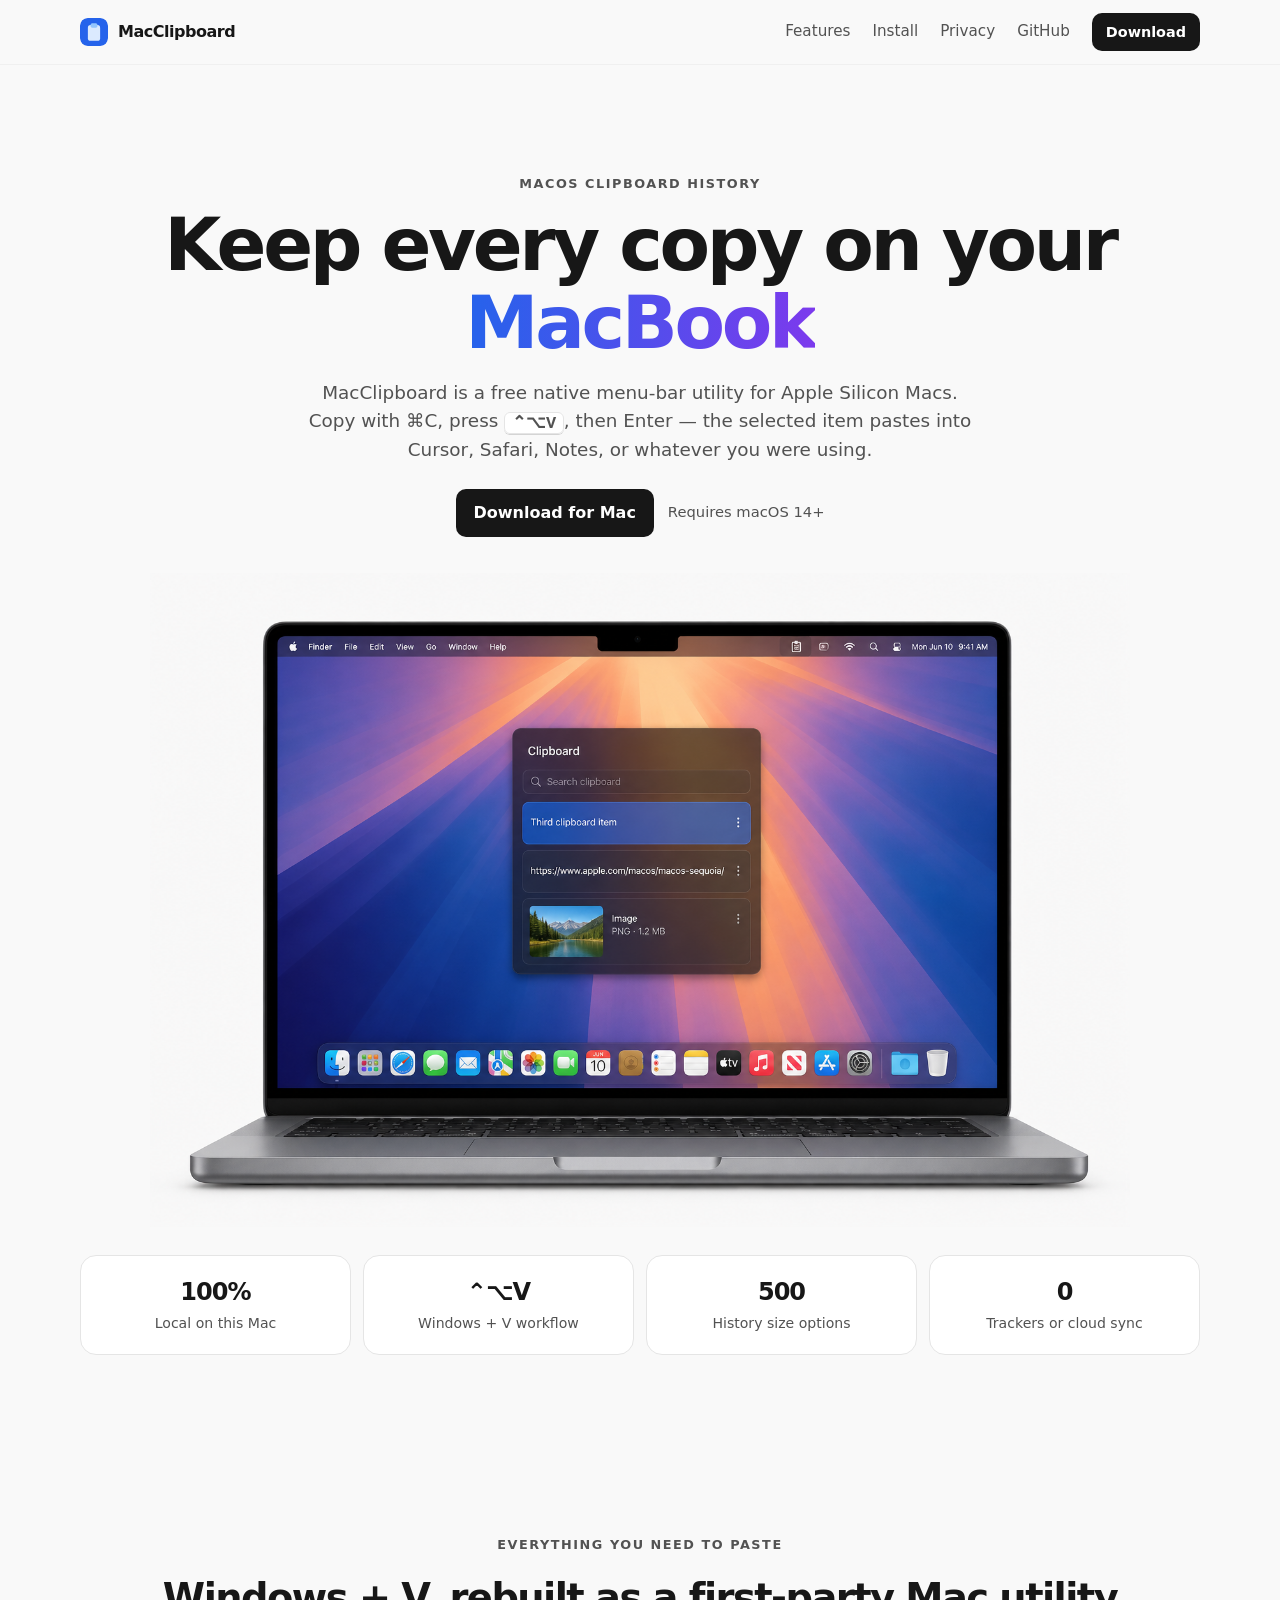
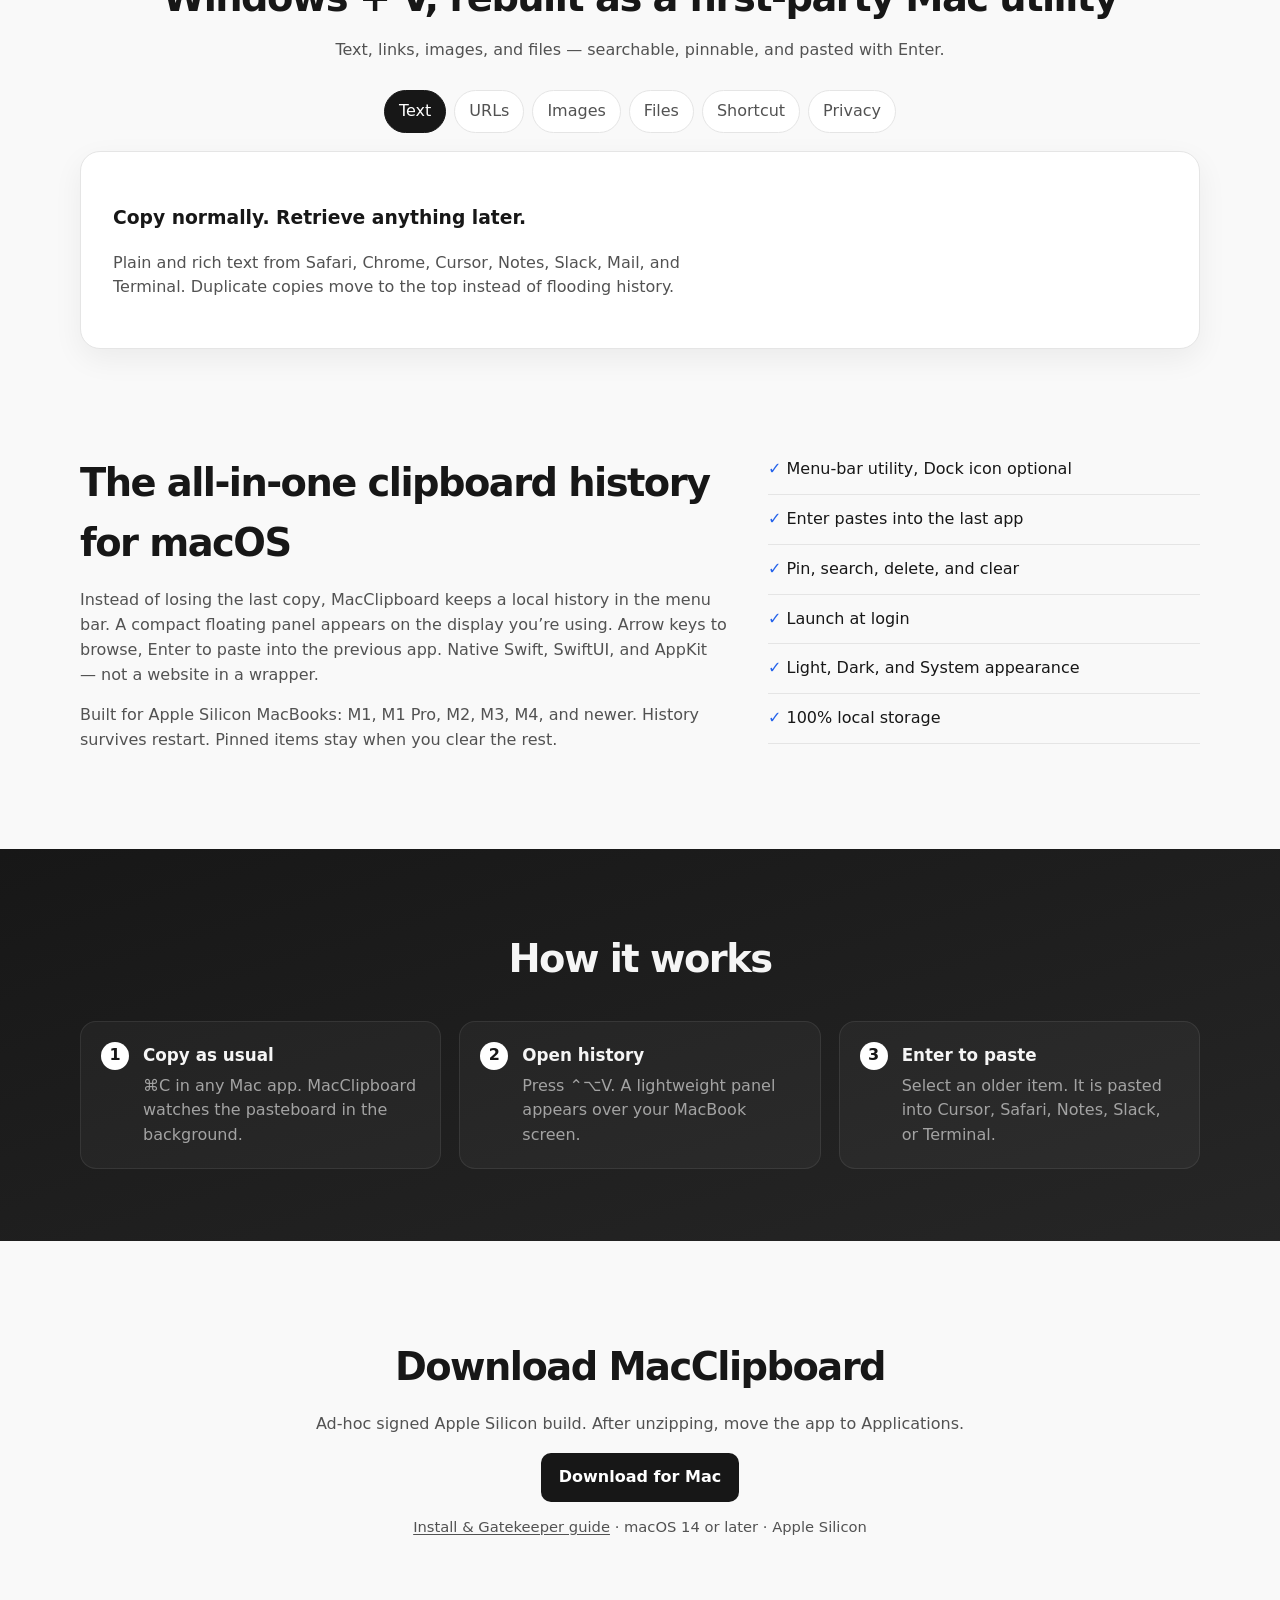
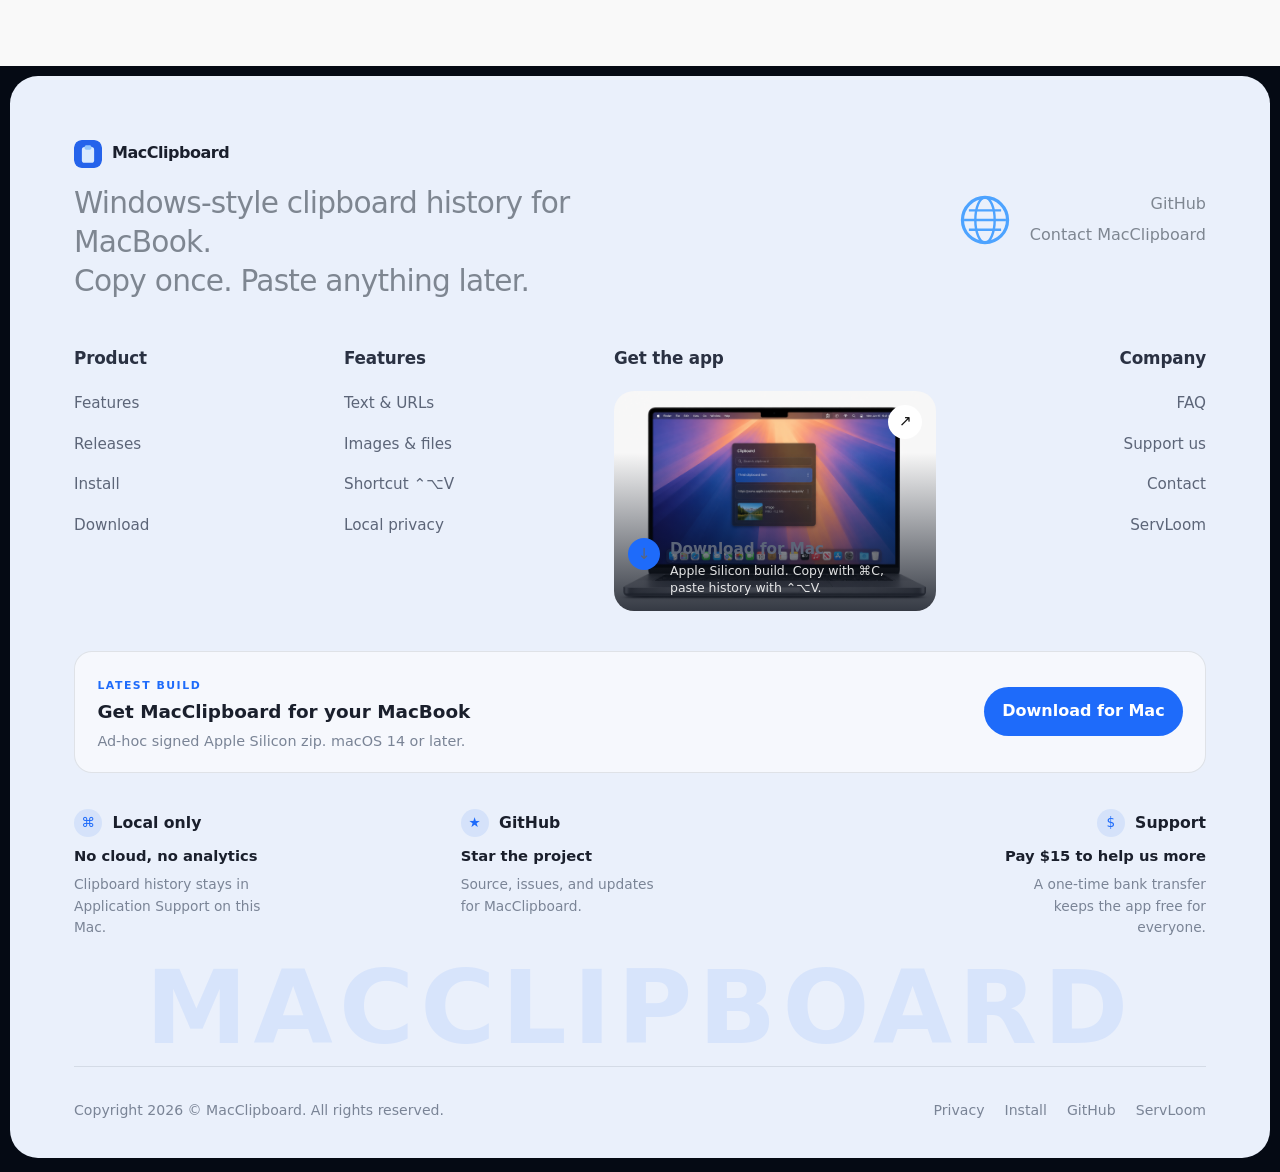
<file: website/index.html>
<!DOCTYPE html>
<html lang="en">
<head>
  <meta charset="utf-8">
  <meta name="viewport" content="width=device-width, initial-scale=1">
  <title>MacClipboard — Free macOS Clipboard History</title>
  <meta name="description" content="MacClipboard is a native Apple Silicon menu-bar clipboard history app. Copy with ⌘C, press ⌃⌥V, then paste any previous item into the app you were using.">
  <link rel="canonical" href="https://macclipboard.mernify.co/">
  <link rel="icon" href="./favicon.svg" type="image/svg+xml">
  <meta property="og:title" content="MacClipboard — Windows-style clipboard history for Mac">
  <meta property="og:description" content="Copy normally. Open history with ⌃⌥V. Enter to paste. 100% local on your Mac.">
  <meta property="og:url" content="https://macclipboard.mernify.co/">
  <meta property="og:type" content="website">
  <meta property="og:image" content="https://macclipboard.mernify.co/images/macbook-hero.png">
  <meta name="theme-color" content="#F9F9F9">
  <link rel="stylesheet" href="./styles.css">
</head>
<body>
  <header class="site-header">
    <div class="wrap header-inner">
      <a class="brand" href="./">
        <img class="mark" src="./favicon.svg" alt="" width="28" height="28">
        MacClipboard
      </a>
      <nav class="desktop-nav">
        <a href="#features">Features</a>
        <a href="./install.html">Install</a>
        <a href="./privacy.html">Privacy</a>
        <a href="https://github.com/ataarehman/Macclipboard">GitHub</a>
        <a class="btn btn-dark btn-sm" href="./downloads/MacClipboard.zip">Download</a>
      </nav>
    </div>
  </header>

  <main>
    <section class="hero wrap">
      <p class="kicker">macOS clipboard history</p>
      <h1>Keep every copy on your<br><span class="gradient">MacBook</span></h1>
      <p class="lead">
        MacClipboard is a free native menu-bar utility for Apple Silicon Macs.
        Copy with ⌘C, press <span class="kbd">⌃⌥V</span>, then Enter — the selected item
        pastes into Cursor, Safari, Notes, or whatever you were using.
      </p>
      <div class="hero-cta">
        <a class="btn btn-dark" href="./downloads/MacClipboard.zip">Download for Mac</a>
        <span class="req">Requires macOS 14+</span>
      </div>

      <figure class="macbook">
        <img
          src="./images/macbook-hero.png"
          alt="MacClipboard clipboard history on a MacBook Pro, with a floating panel of copied text, links, and images."
          width="1600"
          height="900"
        >
      </figure>

      <div class="stats-row">
        <div><strong>100%</strong><span>Local on this Mac</span></div>
        <div><strong>⌃⌥V</strong><span>Windows + V workflow</span></div>
        <div><strong>500</strong><span>History size options</span></div>
        <div><strong>0</strong><span>Trackers or cloud sync</span></div>
      </div>
    </section>

    <section id="features" class="features wrap">
      <p class="kicker">Everything you need to paste</p>
      <h2>Windows + V, rebuilt as a first-party Mac utility</h2>
      <p class="sub">Text, links, images, and files — searchable, pinnable, and pasted with Enter.</p>

      <div class="pills" role="tablist">
        <button type="button" class="pill is-on" data-tab="text">Text</button>
        <button type="button" class="pill" data-tab="urls">URLs</button>
        <button type="button" class="pill" data-tab="images">Images</button>
        <button type="button" class="pill" data-tab="files">Files</button>
        <button type="button" class="pill" data-tab="keys">Shortcut</button>
        <button type="button" class="pill" data-tab="privacy">Privacy</button>
      </div>

      <div class="feature-card">
        <article class="pane is-on" id="pane-text">
          <h3>Copy normally. Retrieve anything later.</h3>
          <p>Plain and rich text from Safari, Chrome, Cursor, Notes, Slack, Mail, and Terminal. Duplicate copies move to the top instead of flooding history.</p>
        </article>
        <article class="pane" id="pane-urls">
          <h3>Links stay recognizable</h3>
          <p>Copied URLs show domain and path. Search matches the full address so you can find that one deployment URL instantly.</p>
        </article>
        <article class="pane" id="pane-images">
          <h3>Screenshots with thumbnails</h3>
          <p>Images from screenshots, browsers, and design apps appear with a preview. Select and press Enter to paste the original back.</p>
        </article>
        <article class="pane" id="pane-files">
          <h3>Finder copies, with name and icon</h3>
          <p>When the pasteboard exposes file URLs, MacClipboard keeps the filename, icon, and path. Missing files are marked unavailable.</p>
        </article>
        <article class="pane" id="pane-keys">
          <h3>Your own global shortcut</h3>
          <p>Default is Control-Option-V. Record ⌥V, ⌘⇧V, or any sensible combination. Common conflicts such as ⌘C and ⌘F warn you, then let you use them anyway.</p>
        </article>
        <article class="pane" id="pane-privacy">
          <h3>Your clipboard never leaves this Mac</h3>
          <p>No accounts, no cloud, no analytics. Exclude password managers, pause monitoring, and clear history. Transient and concealed pasteboard markers are skipped.</p>
        </article>
      </div>
    </section>

    <section class="split wrap">
      <div>
        <h2>The all-in-one clipboard history for macOS</h2>
        <p>
          Instead of losing the last copy, MacClipboard keeps a local history in the menu bar.
          A compact floating panel appears on the display you’re using. Arrow keys to browse,
          Enter to paste into the previous app. Native Swift, SwiftUI, and AppKit — not a website in a wrapper.
        </p>
        <p>
          Built for Apple Silicon MacBooks: M1, M1 Pro, M2, M3, M4, and newer. History survives restart.
          Pinned items stay when you clear the rest.
        </p>
      </div>
      <ul class="checklist">
        <li>Menu-bar utility, Dock icon optional</li>
        <li>Enter pastes into the last app</li>
        <li>Pin, search, delete, and clear</li>
        <li>Launch at login</li>
        <li>Light, Dark, and System appearance</li>
        <li>100% local storage</li>
      </ul>
    </section>

    <section class="dark-band">
      <div class="wrap">
        <h2>How it works</h2>
        <ol class="steps">
          <li><span>1</span><div><h3>Copy as usual</h3><p>⌘C in any Mac app. MacClipboard watches the pasteboard in the background.</p></div></li>
          <li><span>2</span><div><h3>Open history</h3><p>Press ⌃⌥V. A lightweight panel appears over your MacBook screen.</p></div></li>
          <li><span>3</span><div><h3>Enter to paste</h3><p>Select an older item. It is pasted into Cursor, Safari, Notes, Slack, or Terminal.</p></div></li>
        </ol>
      </div>
    </section>

    <section class="download wrap">
      <h2>Download MacClipboard</h2>
      <p>Ad-hoc signed Apple Silicon build. After unzipping, move the app to Applications.</p>
      <a class="btn btn-dark" href="./downloads/MacClipboard.zip">Download for Mac</a>
      <p class="fine"><a href="./install.html">Install &amp; Gatekeeper guide</a> · macOS 14 or later · Apple Silicon</p>
    </section>
  </main>

  <footer class="ft">
  <div class="ft-shell">
    <div class="ft-inner">
      <div class="ft-top">
        <div>
          <a class="brand" href="./">
            <img class="mark" src="./favicon.svg" alt="" width="28" height="28">
            MacClipboard
          </a>
          <p class="ft-slogan">Windows-style clipboard history for MacBook.<br>Copy once. Paste anything later.</p>
        </div>
        <div class="ft-contact">
          <svg viewBox="0 0 72 72" width="58" height="58" fill="none" aria-hidden="true">
            <defs>
              <linearGradient id="mcGlobe" x1="12" y1="8" x2="60" y2="64">
                <stop stop-color="#4da3ff"/>
                <stop offset="1" stop-color="#1e6bfa"/>
              </linearGradient>
            </defs>
            <circle cx="36" cy="36" r="28" stroke="url(#mcGlobe)" stroke-width="4"/>
            <ellipse cx="36" cy="36" rx="12" ry="28" stroke="url(#mcGlobe)" stroke-width="3"/>
            <path d="M10 36h52M16 24h40M16 48h40" stroke="url(#mcGlobe)" stroke-width="3"/>
          </svg>
          <div class="ft-contact-lines">
            <a href="https://github.com/ataarehman/Macclipboard">GitHub</a>
            <a href="./contact.html">Contact MacClipboard</a>
          </div>
        </div>
      </div>

      <div class="ft-nav">
        <nav class="ft-col" aria-label="Product">
          <h2>Product</h2>
          <ul>
            <li><a href="./index.html#features">Features</a></li>
            <li><a href="./releases.html">Releases</a></li>
            <li><a href="./install.html">Install</a></li>
            <li><a href="./downloads/MacClipboard.zip">Download</a></li>
          </ul>
        </nav>
        <nav class="ft-col" aria-label="App features">
          <h2>Features</h2>
          <ul>
            <li><a href="./index.html#features">Text &amp; URLs</a></li>
            <li><a href="./index.html#features">Images &amp; files</a></li>
            <li><a href="./faq.html">Shortcut ⌃⌥V</a></li>
            <li><a href="./privacy.html">Local privacy</a></li>
          </ul>
        </nav>
        <div class="ft-col ft-col--card">
          <h2>Get the app</h2>
          <a class="ft-feature" href="./downloads/MacClipboard.zip">
            <img src="./images/macbook-hero.png" alt="" width="640" height="360">
            <span class="ft-feature-arrow" aria-hidden="true">↗</span>
            <span class="ft-feature-body">
              <span class="ft-feature-icon" aria-hidden="true">↓</span>
              <span>
                <span class="ft-feature-title">Download for Mac</span>
                <span class="ft-feature-desc">Apple Silicon build. Copy with ⌘C, paste history with ⌃⌥V.</span>
              </span>
            </span>
          </a>
        </div>
        <nav class="ft-col" aria-label="Company">
          <h2>Company</h2>
          <ul>
            <li><a href="./faq.html">FAQ</a></li>
            <li><a href="./support.html">Support us</a></li>
            <li><a href="./contact.html">Contact</a></li>
            <li><a href="https://servloom.com">ServLoom</a></li>
          </ul>
        </nav>
      </div>

      <div class="ft-cta">
        <div>
          <span class="ft-cta-eyebrow">Latest build</span>
          <h3>Get MacClipboard for your MacBook</h3>
          <p>Ad-hoc signed Apple Silicon zip. macOS 14 or later.</p>
        </div>
        <a class="btn" href="./downloads/MacClipboard.zip">Download for Mac</a>
      </div>

      <div class="ft-spots">
        <div class="ft-spot">
          <div class="ft-spot-head">
            <span class="ft-spot-icon">⌘</span>
            <h3>Local only</h3>
          </div>
          <a href="./privacy.html">No cloud, no analytics</a>
          <p>Clipboard history stays in Application Support on this Mac.</p>
        </div>
        <div class="ft-spot">
          <div class="ft-spot-head">
            <span class="ft-spot-icon">★</span>
            <h3>GitHub</h3>
          </div>
          <a href="https://github.com/ataarehman/Macclipboard">Star the project</a>
          <p>Source, issues, and updates for MacClipboard.</p>
        </div>
        <div class="ft-spot">
          <div class="ft-spot-head">
            <span class="ft-spot-icon">$</span>
            <h3>Support</h3>
          </div>
          <a href="./support.html">Pay $15 to help us more</a>
          <p>A one-time bank transfer keeps the app free for everyone.</p>
        </div>
      </div>

      <div class="ft-mark" aria-hidden="true">MACCLIPBOARD</div>

      <div class="ft-bar">
        <p>Copyright 2026 © MacClipboard. All rights reserved.</p>
        <nav class="ft-legal" aria-label="Legal">
          <a href="./privacy.html">Privacy</a>
          <a href="./install.html">Install</a>
          <a href="https://github.com/ataarehman/Macclipboard">GitHub</a>
          <a href="https://servloom.com">ServLoom</a>
        </nav>
      </div>
    </div>
  </div>
</footer>
  <script src="./app.js"></script>
</body>
</html>
</file>
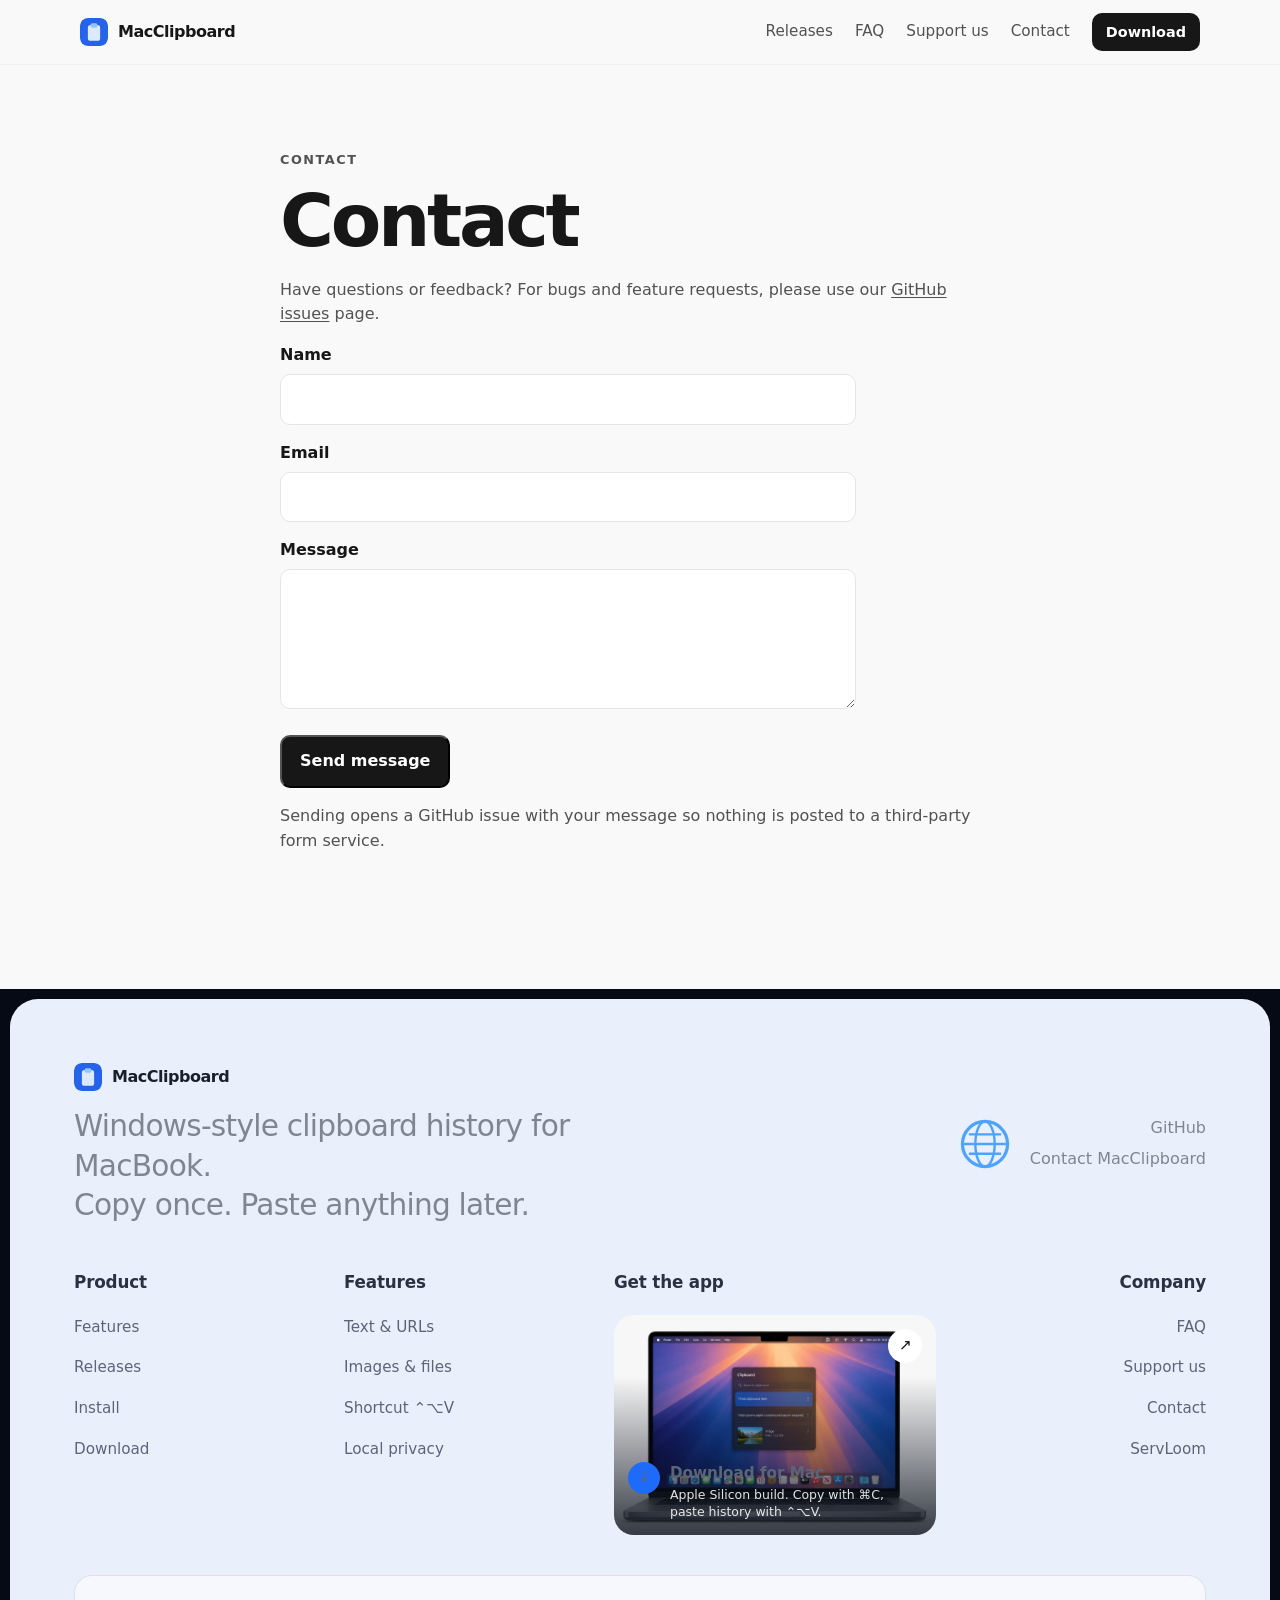
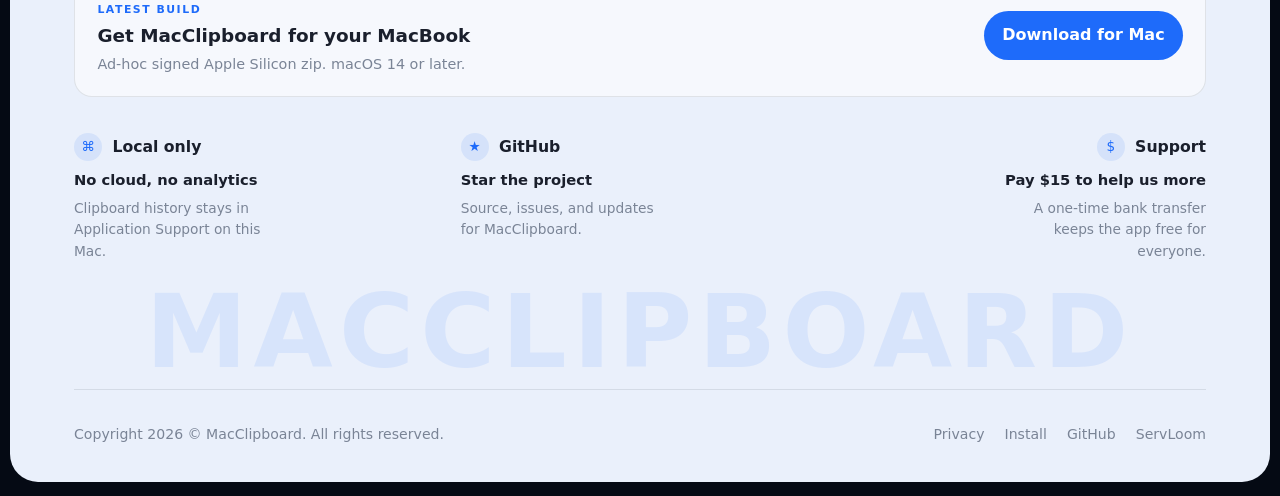
<file: website/contact.html>
<!DOCTYPE html>
<html lang="en">
<head>
  <meta charset="utf-8">
  <meta name="viewport" content="width=device-width, initial-scale=1">
  <title>Contact — MacClipboard</title>
  <meta name="description" content="Questions or feedback about MacClipboard? Send a message or open a GitHub issue.">
  <link rel="icon" href="./favicon.svg" type="image/svg+xml">
  <link rel="stylesheet" href="./styles.css">
</head>
<body>
  <header class="site-header">
    <div class="wrap header-inner">
      <a class="brand" href="./"><img class="mark" src="./favicon.svg" alt="" width="28" height="28">MacClipboard</a>
      <nav class="desktop-nav">
        <a href="./releases.html">Releases</a>
        <a href="./faq.html">FAQ</a>
        <a href="./support.html">Support us</a>
        <a href="./contact.html">Contact</a>
        <a class="btn btn-dark btn-sm" href="./downloads/MacClipboard.zip">Download</a>
      </nav>
    </div>
  </header>
  <main class="wrap legal">
    <p class="kicker">Contact</p>
    <h1>Contact</h1>
    <p>Have questions or feedback? For bugs and feature requests, please use our <a href="https://github.com/ataarehman/Macclipboard/issues">GitHub issues</a> page.</p>

    <form class="form" id="contact-form">
      <label for="name">Name</label>
      <input id="name" name="name" type="text" autocomplete="name" required>

      <label for="email">Email</label>
      <input id="email" name="email" type="email" autocomplete="email" required>

      <label for="message">Message</label>
      <textarea id="message" name="message" required></textarea>

      <button class="btn btn-dark" type="submit">Send message</button>
    </form>
    <p>Sending opens a GitHub issue with your message so nothing is posted to a third-party form service.</p>
  </main>
  <footer class="ft">
  <div class="ft-shell">
    <div class="ft-inner">
      <div class="ft-top">
        <div>
          <a class="brand" href="./">
            <img class="mark" src="./favicon.svg" alt="" width="28" height="28">
            MacClipboard
          </a>
          <p class="ft-slogan">Windows-style clipboard history for MacBook.<br>Copy once. Paste anything later.</p>
        </div>
        <div class="ft-contact">
          <svg viewBox="0 0 72 72" width="58" height="58" fill="none" aria-hidden="true">
            <defs>
              <linearGradient id="mcGlobe" x1="12" y1="8" x2="60" y2="64">
                <stop stop-color="#4da3ff"/>
                <stop offset="1" stop-color="#1e6bfa"/>
              </linearGradient>
            </defs>
            <circle cx="36" cy="36" r="28" stroke="url(#mcGlobe)" stroke-width="4"/>
            <ellipse cx="36" cy="36" rx="12" ry="28" stroke="url(#mcGlobe)" stroke-width="3"/>
            <path d="M10 36h52M16 24h40M16 48h40" stroke="url(#mcGlobe)" stroke-width="3"/>
          </svg>
          <div class="ft-contact-lines">
            <a href="https://github.com/ataarehman/Macclipboard">GitHub</a>
            <a href="./contact.html">Contact MacClipboard</a>
          </div>
        </div>
      </div>

      <div class="ft-nav">
        <nav class="ft-col" aria-label="Product">
          <h2>Product</h2>
          <ul>
            <li><a href="./index.html#features">Features</a></li>
            <li><a href="./releases.html">Releases</a></li>
            <li><a href="./install.html">Install</a></li>
            <li><a href="./downloads/MacClipboard.zip">Download</a></li>
          </ul>
        </nav>
        <nav class="ft-col" aria-label="App features">
          <h2>Features</h2>
          <ul>
            <li><a href="./index.html#features">Text &amp; URLs</a></li>
            <li><a href="./index.html#features">Images &amp; files</a></li>
            <li><a href="./faq.html">Shortcut ⌃⌥V</a></li>
            <li><a href="./privacy.html">Local privacy</a></li>
          </ul>
        </nav>
        <div class="ft-col ft-col--card">
          <h2>Get the app</h2>
          <a class="ft-feature" href="./downloads/MacClipboard.zip">
            <img src="./images/macbook-hero.png" alt="" width="640" height="360">
            <span class="ft-feature-arrow" aria-hidden="true">↗</span>
            <span class="ft-feature-body">
              <span class="ft-feature-icon" aria-hidden="true">↓</span>
              <span>
                <span class="ft-feature-title">Download for Mac</span>
                <span class="ft-feature-desc">Apple Silicon build. Copy with ⌘C, paste history with ⌃⌥V.</span>
              </span>
            </span>
          </a>
        </div>
        <nav class="ft-col" aria-label="Company">
          <h2>Company</h2>
          <ul>
            <li><a href="./faq.html">FAQ</a></li>
            <li><a href="./support.html">Support us</a></li>
            <li><a href="./contact.html">Contact</a></li>
            <li><a href="https://servloom.com">ServLoom</a></li>
          </ul>
        </nav>
      </div>

      <div class="ft-cta">
        <div>
          <span class="ft-cta-eyebrow">Latest build</span>
          <h3>Get MacClipboard for your MacBook</h3>
          <p>Ad-hoc signed Apple Silicon zip. macOS 14 or later.</p>
        </div>
        <a class="btn" href="./downloads/MacClipboard.zip">Download for Mac</a>
      </div>

      <div class="ft-spots">
        <div class="ft-spot">
          <div class="ft-spot-head">
            <span class="ft-spot-icon">⌘</span>
            <h3>Local only</h3>
          </div>
          <a href="./privacy.html">No cloud, no analytics</a>
          <p>Clipboard history stays in Application Support on this Mac.</p>
        </div>
        <div class="ft-spot">
          <div class="ft-spot-head">
            <span class="ft-spot-icon">★</span>
            <h3>GitHub</h3>
          </div>
          <a href="https://github.com/ataarehman/Macclipboard">Star the project</a>
          <p>Source, issues, and updates for MacClipboard.</p>
        </div>
        <div class="ft-spot">
          <div class="ft-spot-head">
            <span class="ft-spot-icon">$</span>
            <h3>Support</h3>
          </div>
          <a href="./support.html">Pay $15 to help us more</a>
          <p>A one-time bank transfer keeps the app free for everyone.</p>
        </div>
      </div>

      <div class="ft-mark" aria-hidden="true">MACCLIPBOARD</div>

      <div class="ft-bar">
        <p>Copyright 2026 © MacClipboard. All rights reserved.</p>
        <nav class="ft-legal" aria-label="Legal">
          <a href="./privacy.html">Privacy</a>
          <a href="./install.html">Install</a>
          <a href="https://github.com/ataarehman/Macclipboard">GitHub</a>
          <a href="https://servloom.com">ServLoom</a>
        </nav>
      </div>
    </div>
  </div>
</footer>
  <script src="./app.js"></script>
</body>
</html>
</file>
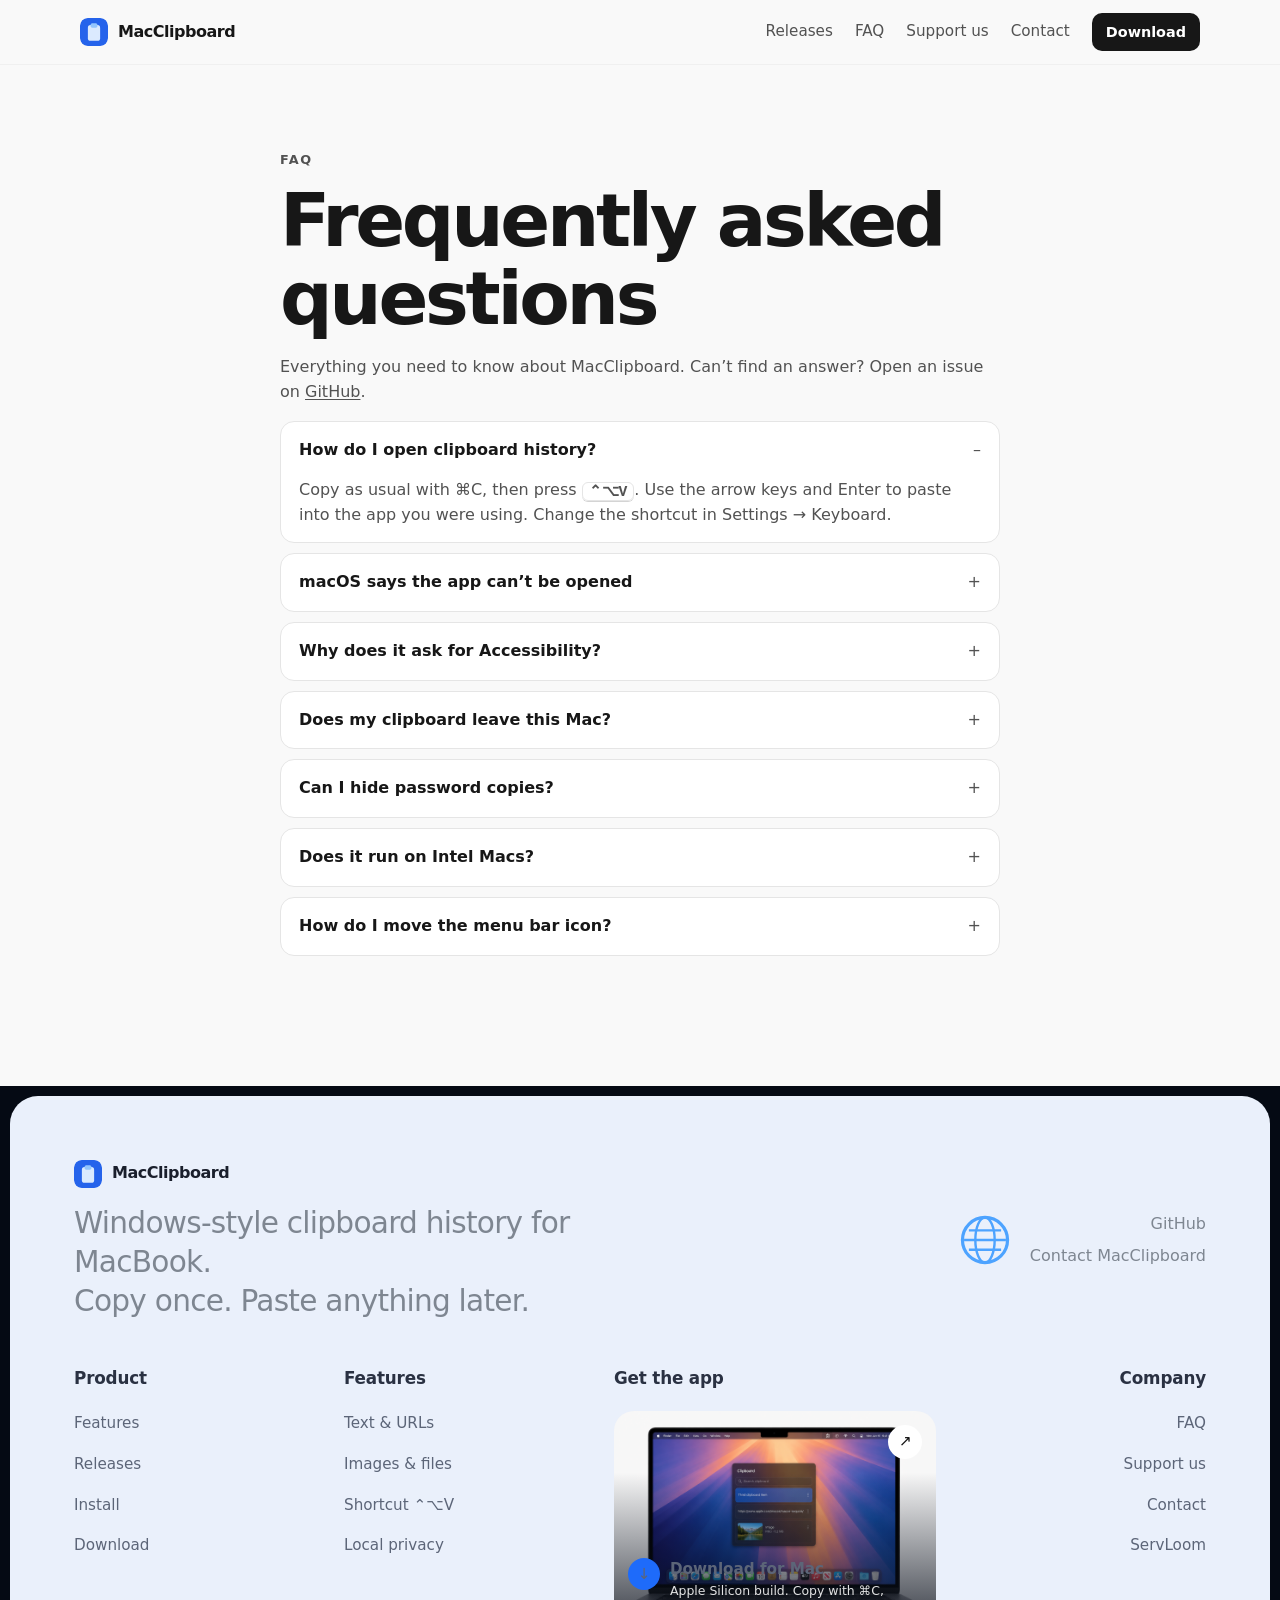
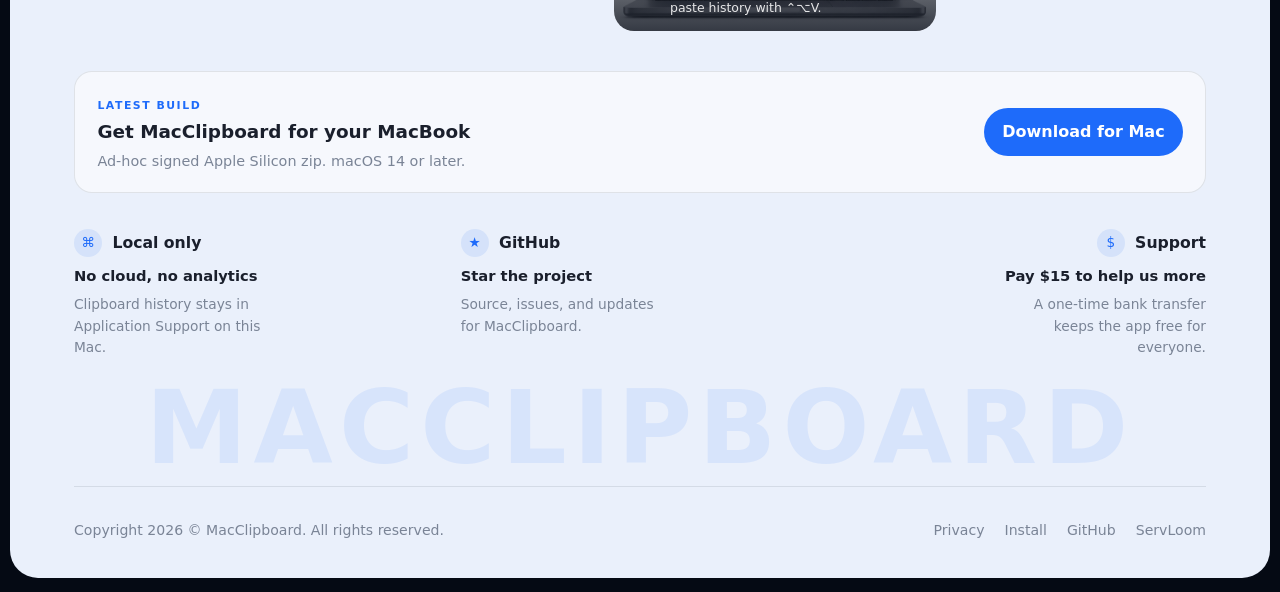
<file: website/faq.html>
<!DOCTYPE html>
<html lang="en">
<head>
  <meta charset="utf-8">
  <meta name="viewport" content="width=device-width, initial-scale=1">
  <title>FAQ — MacClipboard</title>
  <meta name="description" content="Answers for installing, shortcuts, Accessibility, and privacy in MacClipboard.">
  <link rel="icon" href="./favicon.svg" type="image/svg+xml">
  <link rel="stylesheet" href="./styles.css">
</head>
<body>
  <header class="site-header">
    <div class="wrap header-inner">
      <a class="brand" href="./"><img class="mark" src="./favicon.svg" alt="" width="28" height="28">MacClipboard</a>
      <nav class="desktop-nav">
        <a href="./releases.html">Releases</a>
        <a href="./faq.html">FAQ</a>
        <a href="./support.html">Support us</a>
        <a href="./contact.html">Contact</a>
        <a class="btn btn-dark btn-sm" href="./downloads/MacClipboard.zip">Download</a>
      </nav>
    </div>
  </header>
  <main class="wrap legal">
    <p class="kicker">FAQ</p>
    <h1>Frequently asked questions</h1>
    <p>Everything you need to know about MacClipboard. Can’t find an answer? Open an issue on <a href="https://github.com/ataarehman/Macclipboard/issues">GitHub</a>.</p>

    <details class="faq-item" open>
      <summary>How do I open clipboard history?</summary>
      <p>Copy as usual with ⌘C, then press <span class="kbd">⌃⌥V</span>. Use the arrow keys and Enter to paste into the app you were using. Change the shortcut in Settings → Keyboard.</p>
    </details>
    <details class="faq-item">
      <summary>macOS says the app can’t be opened</summary>
      <p>This build is ad-hoc signed, so Gatekeeper may block it. Click <strong>Done</strong>, then System Settings → Privacy &amp; Security → <strong>Open Anyway</strong>. Or run:</p>
      <p><span class="kbd">xattr -cr /Applications/MacClipboard.app</span></p>
      <p>Full steps are on the <a href="./install.html">install page</a>.</p>
    </details>
    <details class="faq-item">
      <summary>Why does it ask for Accessibility?</summary>
      <p>Automatic paste needs Accessibility so MacClipboard can return to the previous app and send ⌘V. History, search, and pin still work if you decline — you would then paste with ⌘V yourself.</p>
    </details>
    <details class="faq-item">
      <summary>Does my clipboard leave this Mac?</summary>
      <p>No. There are no accounts, analytics, or cloud sync. History lives at <span class="kbd">~/Library/Application Support/MacClipboard</span>. See <a href="./privacy.html">Privacy</a>.</p>
    </details>
    <details class="faq-item">
      <summary>Can I hide password copies?</summary>
      <p>Add password managers and banking apps to excluded applications, pause monitoring, or clear history. Transient and concealed pasteboard markers are skipped when other apps set them.</p>
    </details>
    <details class="faq-item">
      <summary>Does it run on Intel Macs?</summary>
      <p>No. This build is Apple Silicon only (M1 and later) on macOS 14+.</p>
    </details>
    <details class="faq-item">
      <summary>How do I move the menu bar icon?</summary>
      <p>Hold ⌘, then drag the MacClipboard icon to a new place in the menu bar.</p>
    </details>
  </main>
  <footer class="ft">
  <div class="ft-shell">
    <div class="ft-inner">
      <div class="ft-top">
        <div>
          <a class="brand" href="./">
            <img class="mark" src="./favicon.svg" alt="" width="28" height="28">
            MacClipboard
          </a>
          <p class="ft-slogan">Windows-style clipboard history for MacBook.<br>Copy once. Paste anything later.</p>
        </div>
        <div class="ft-contact">
          <svg viewBox="0 0 72 72" width="58" height="58" fill="none" aria-hidden="true">
            <defs>
              <linearGradient id="mcGlobe" x1="12" y1="8" x2="60" y2="64">
                <stop stop-color="#4da3ff"/>
                <stop offset="1" stop-color="#1e6bfa"/>
              </linearGradient>
            </defs>
            <circle cx="36" cy="36" r="28" stroke="url(#mcGlobe)" stroke-width="4"/>
            <ellipse cx="36" cy="36" rx="12" ry="28" stroke="url(#mcGlobe)" stroke-width="3"/>
            <path d="M10 36h52M16 24h40M16 48h40" stroke="url(#mcGlobe)" stroke-width="3"/>
          </svg>
          <div class="ft-contact-lines">
            <a href="https://github.com/ataarehman/Macclipboard">GitHub</a>
            <a href="./contact.html">Contact MacClipboard</a>
          </div>
        </div>
      </div>

      <div class="ft-nav">
        <nav class="ft-col" aria-label="Product">
          <h2>Product</h2>
          <ul>
            <li><a href="./index.html#features">Features</a></li>
            <li><a href="./releases.html">Releases</a></li>
            <li><a href="./install.html">Install</a></li>
            <li><a href="./downloads/MacClipboard.zip">Download</a></li>
          </ul>
        </nav>
        <nav class="ft-col" aria-label="App features">
          <h2>Features</h2>
          <ul>
            <li><a href="./index.html#features">Text &amp; URLs</a></li>
            <li><a href="./index.html#features">Images &amp; files</a></li>
            <li><a href="./faq.html">Shortcut ⌃⌥V</a></li>
            <li><a href="./privacy.html">Local privacy</a></li>
          </ul>
        </nav>
        <div class="ft-col ft-col--card">
          <h2>Get the app</h2>
          <a class="ft-feature" href="./downloads/MacClipboard.zip">
            <img src="./images/macbook-hero.png" alt="" width="640" height="360">
            <span class="ft-feature-arrow" aria-hidden="true">↗</span>
            <span class="ft-feature-body">
              <span class="ft-feature-icon" aria-hidden="true">↓</span>
              <span>
                <span class="ft-feature-title">Download for Mac</span>
                <span class="ft-feature-desc">Apple Silicon build. Copy with ⌘C, paste history with ⌃⌥V.</span>
              </span>
            </span>
          </a>
        </div>
        <nav class="ft-col" aria-label="Company">
          <h2>Company</h2>
          <ul>
            <li><a href="./faq.html">FAQ</a></li>
            <li><a href="./support.html">Support us</a></li>
            <li><a href="./contact.html">Contact</a></li>
            <li><a href="https://servloom.com">ServLoom</a></li>
          </ul>
        </nav>
      </div>

      <div class="ft-cta">
        <div>
          <span class="ft-cta-eyebrow">Latest build</span>
          <h3>Get MacClipboard for your MacBook</h3>
          <p>Ad-hoc signed Apple Silicon zip. macOS 14 or later.</p>
        </div>
        <a class="btn" href="./downloads/MacClipboard.zip">Download for Mac</a>
      </div>

      <div class="ft-spots">
        <div class="ft-spot">
          <div class="ft-spot-head">
            <span class="ft-spot-icon">⌘</span>
            <h3>Local only</h3>
          </div>
          <a href="./privacy.html">No cloud, no analytics</a>
          <p>Clipboard history stays in Application Support on this Mac.</p>
        </div>
        <div class="ft-spot">
          <div class="ft-spot-head">
            <span class="ft-spot-icon">★</span>
            <h3>GitHub</h3>
          </div>
          <a href="https://github.com/ataarehman/Macclipboard">Star the project</a>
          <p>Source, issues, and updates for MacClipboard.</p>
        </div>
        <div class="ft-spot">
          <div class="ft-spot-head">
            <span class="ft-spot-icon">$</span>
            <h3>Support</h3>
          </div>
          <a href="./support.html">Pay $15 to help us more</a>
          <p>A one-time bank transfer keeps the app free for everyone.</p>
        </div>
      </div>

      <div class="ft-mark" aria-hidden="true">MACCLIPBOARD</div>

      <div class="ft-bar">
        <p>Copyright 2026 © MacClipboard. All rights reserved.</p>
        <nav class="ft-legal" aria-label="Legal">
          <a href="./privacy.html">Privacy</a>
          <a href="./install.html">Install</a>
          <a href="https://github.com/ataarehman/Macclipboard">GitHub</a>
          <a href="https://servloom.com">ServLoom</a>
        </nav>
      </div>
    </div>
  </div>
</footer>
</body>
</html>
</file>
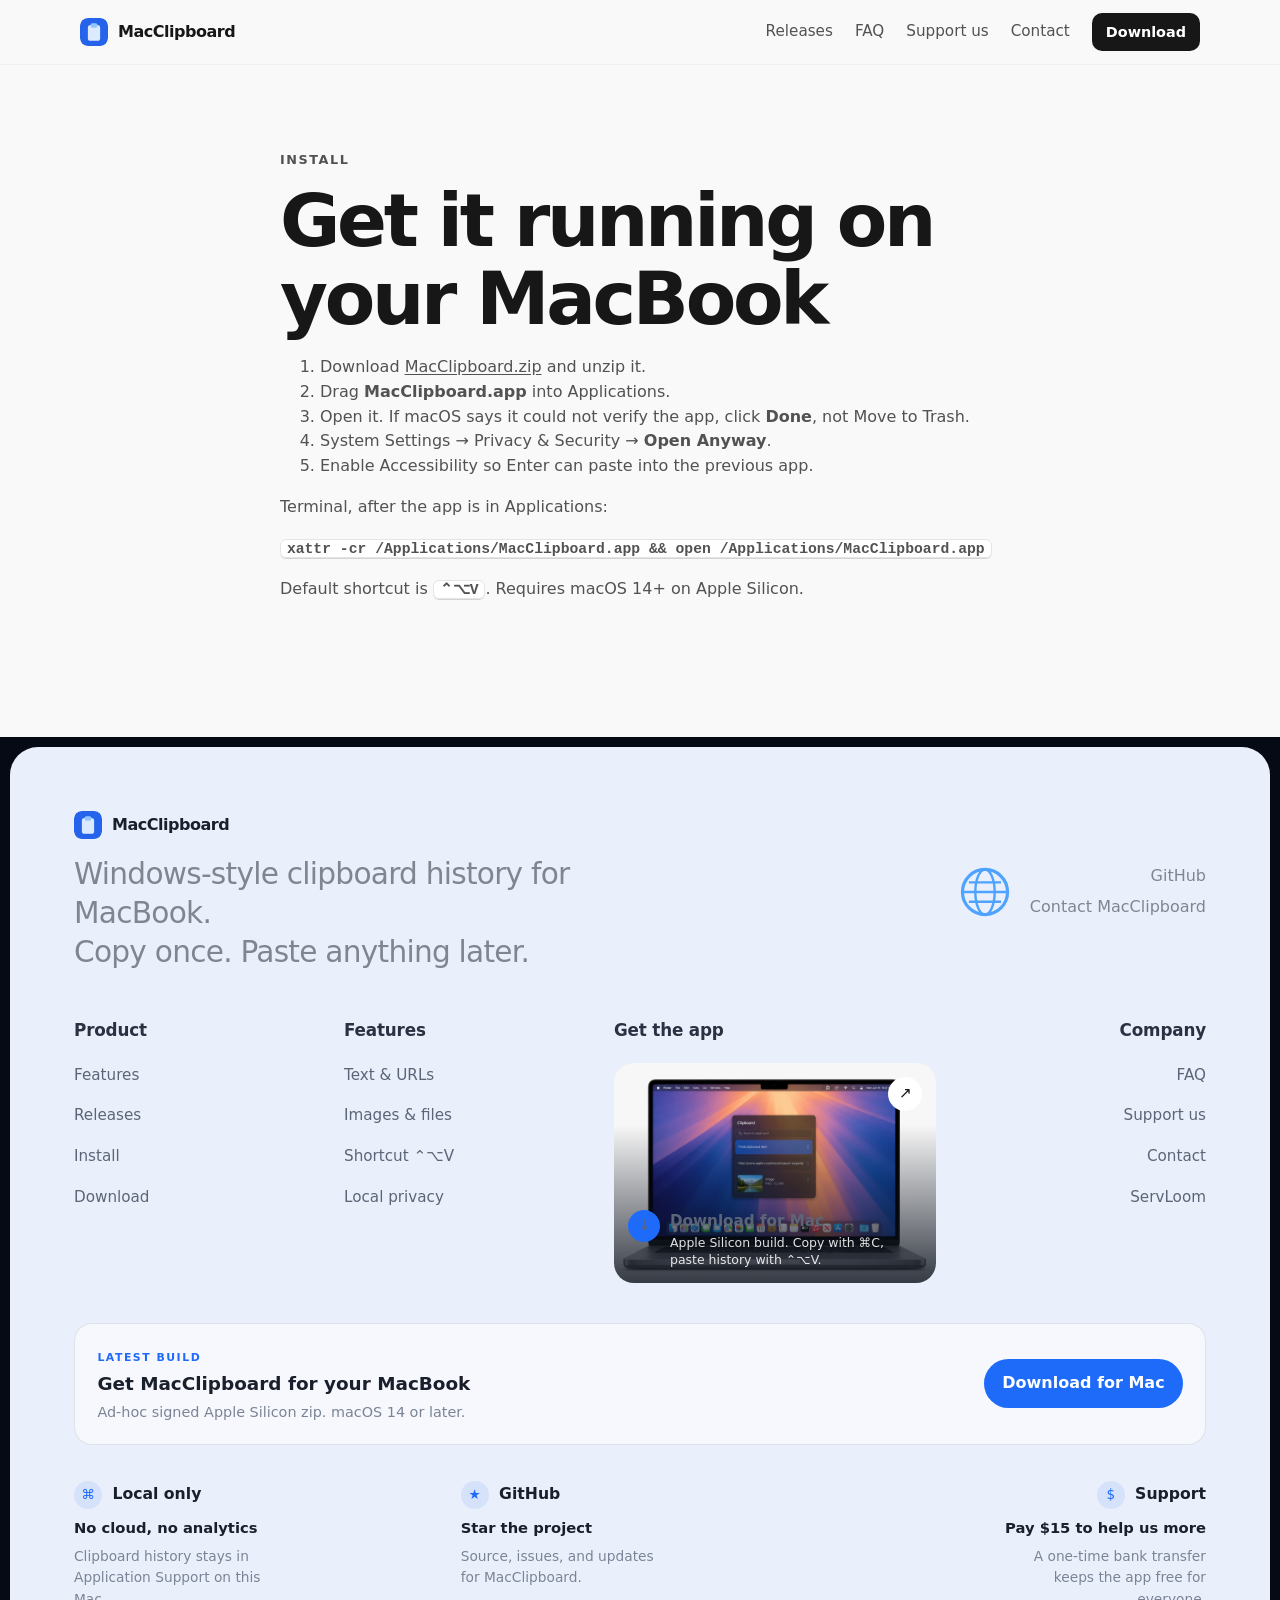
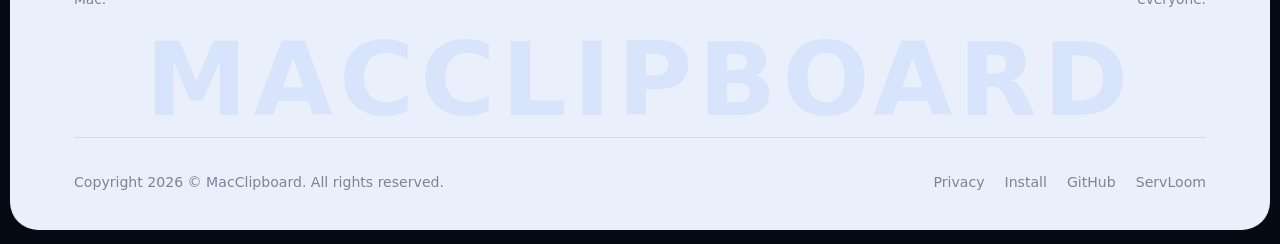
<file: website/install.html>
<!DOCTYPE html>
<html lang="en">
<head>
  <meta charset="utf-8">
  <meta name="viewport" content="width=device-width, initial-scale=1">
  <title>Install MacClipboard</title>
  <link rel="icon" href="./favicon.svg" type="image/svg+xml">
  <link rel="stylesheet" href="./styles.css">
</head>
<body>
  <header class="site-header">
    <div class="wrap header-inner">
      <a class="brand" href="./"><img class="mark" src="./favicon.svg" alt="" width="28" height="28">MacClipboard</a>
      <nav class="desktop-nav">
        <a href="./releases.html">Releases</a>
        <a href="./faq.html">FAQ</a>
        <a href="./support.html">Support us</a>
        <a href="./contact.html">Contact</a>
        <a class="btn btn-dark btn-sm" href="./downloads/MacClipboard.zip">Download</a>
      </nav>
    </div>
  </header>
  <main class="wrap legal">
    <p class="kicker">Install</p>
    <h1>Get it running on your MacBook</h1>
    <ol>
      <li>Download <a href="./downloads/MacClipboard.zip">MacClipboard.zip</a> and unzip it.</li>
      <li>Drag <strong>MacClipboard.app</strong> into Applications.</li>
      <li>Open it. If macOS says it could not verify the app, click <strong>Done</strong>, not Move to Trash.</li>
      <li>System Settings → Privacy &amp; Security → <strong>Open Anyway</strong>.</li>
      <li>Enable Accessibility so Enter can paste into the previous app.</li>
    </ol>
    <p>Terminal, after the app is in Applications:</p>
    <p><span class="kbd">xattr -cr /Applications/MacClipboard.app && open /Applications/MacClipboard.app</span></p>
    <p>Default shortcut is <span class="kbd">⌃⌥V</span>. Requires macOS 14+ on Apple Silicon.</p>
  </main>
  <footer class="ft">
  <div class="ft-shell">
    <div class="ft-inner">
      <div class="ft-top">
        <div>
          <a class="brand" href="./">
            <img class="mark" src="./favicon.svg" alt="" width="28" height="28">
            MacClipboard
          </a>
          <p class="ft-slogan">Windows-style clipboard history for MacBook.<br>Copy once. Paste anything later.</p>
        </div>
        <div class="ft-contact">
          <svg viewBox="0 0 72 72" width="58" height="58" fill="none" aria-hidden="true">
            <defs>
              <linearGradient id="mcGlobe" x1="12" y1="8" x2="60" y2="64">
                <stop stop-color="#4da3ff"/>
                <stop offset="1" stop-color="#1e6bfa"/>
              </linearGradient>
            </defs>
            <circle cx="36" cy="36" r="28" stroke="url(#mcGlobe)" stroke-width="4"/>
            <ellipse cx="36" cy="36" rx="12" ry="28" stroke="url(#mcGlobe)" stroke-width="3"/>
            <path d="M10 36h52M16 24h40M16 48h40" stroke="url(#mcGlobe)" stroke-width="3"/>
          </svg>
          <div class="ft-contact-lines">
            <a href="https://github.com/ataarehman/Macclipboard">GitHub</a>
            <a href="./contact.html">Contact MacClipboard</a>
          </div>
        </div>
      </div>

      <div class="ft-nav">
        <nav class="ft-col" aria-label="Product">
          <h2>Product</h2>
          <ul>
            <li><a href="./index.html#features">Features</a></li>
            <li><a href="./releases.html">Releases</a></li>
            <li><a href="./install.html">Install</a></li>
            <li><a href="./downloads/MacClipboard.zip">Download</a></li>
          </ul>
        </nav>
        <nav class="ft-col" aria-label="App features">
          <h2>Features</h2>
          <ul>
            <li><a href="./index.html#features">Text &amp; URLs</a></li>
            <li><a href="./index.html#features">Images &amp; files</a></li>
            <li><a href="./faq.html">Shortcut ⌃⌥V</a></li>
            <li><a href="./privacy.html">Local privacy</a></li>
          </ul>
        </nav>
        <div class="ft-col ft-col--card">
          <h2>Get the app</h2>
          <a class="ft-feature" href="./downloads/MacClipboard.zip">
            <img src="./images/macbook-hero.png" alt="" width="640" height="360">
            <span class="ft-feature-arrow" aria-hidden="true">↗</span>
            <span class="ft-feature-body">
              <span class="ft-feature-icon" aria-hidden="true">↓</span>
              <span>
                <span class="ft-feature-title">Download for Mac</span>
                <span class="ft-feature-desc">Apple Silicon build. Copy with ⌘C, paste history with ⌃⌥V.</span>
              </span>
            </span>
          </a>
        </div>
        <nav class="ft-col" aria-label="Company">
          <h2>Company</h2>
          <ul>
            <li><a href="./faq.html">FAQ</a></li>
            <li><a href="./support.html">Support us</a></li>
            <li><a href="./contact.html">Contact</a></li>
            <li><a href="https://servloom.com">ServLoom</a></li>
          </ul>
        </nav>
      </div>

      <div class="ft-cta">
        <div>
          <span class="ft-cta-eyebrow">Latest build</span>
          <h3>Get MacClipboard for your MacBook</h3>
          <p>Ad-hoc signed Apple Silicon zip. macOS 14 or later.</p>
        </div>
        <a class="btn" href="./downloads/MacClipboard.zip">Download for Mac</a>
      </div>

      <div class="ft-spots">
        <div class="ft-spot">
          <div class="ft-spot-head">
            <span class="ft-spot-icon">⌘</span>
            <h3>Local only</h3>
          </div>
          <a href="./privacy.html">No cloud, no analytics</a>
          <p>Clipboard history stays in Application Support on this Mac.</p>
        </div>
        <div class="ft-spot">
          <div class="ft-spot-head">
            <span class="ft-spot-icon">★</span>
            <h3>GitHub</h3>
          </div>
          <a href="https://github.com/ataarehman/Macclipboard">Star the project</a>
          <p>Source, issues, and updates for MacClipboard.</p>
        </div>
        <div class="ft-spot">
          <div class="ft-spot-head">
            <span class="ft-spot-icon">$</span>
            <h3>Support</h3>
          </div>
          <a href="./support.html">Pay $15 to help us more</a>
          <p>A one-time bank transfer keeps the app free for everyone.</p>
        </div>
      </div>

      <div class="ft-mark" aria-hidden="true">MACCLIPBOARD</div>

      <div class="ft-bar">
        <p>Copyright 2026 © MacClipboard. All rights reserved.</p>
        <nav class="ft-legal" aria-label="Legal">
          <a href="./privacy.html">Privacy</a>
          <a href="./install.html">Install</a>
          <a href="https://github.com/ataarehman/Macclipboard">GitHub</a>
          <a href="https://servloom.com">ServLoom</a>
        </nav>
      </div>
    </div>
  </div>
</footer>
</body>
</html>
</file>
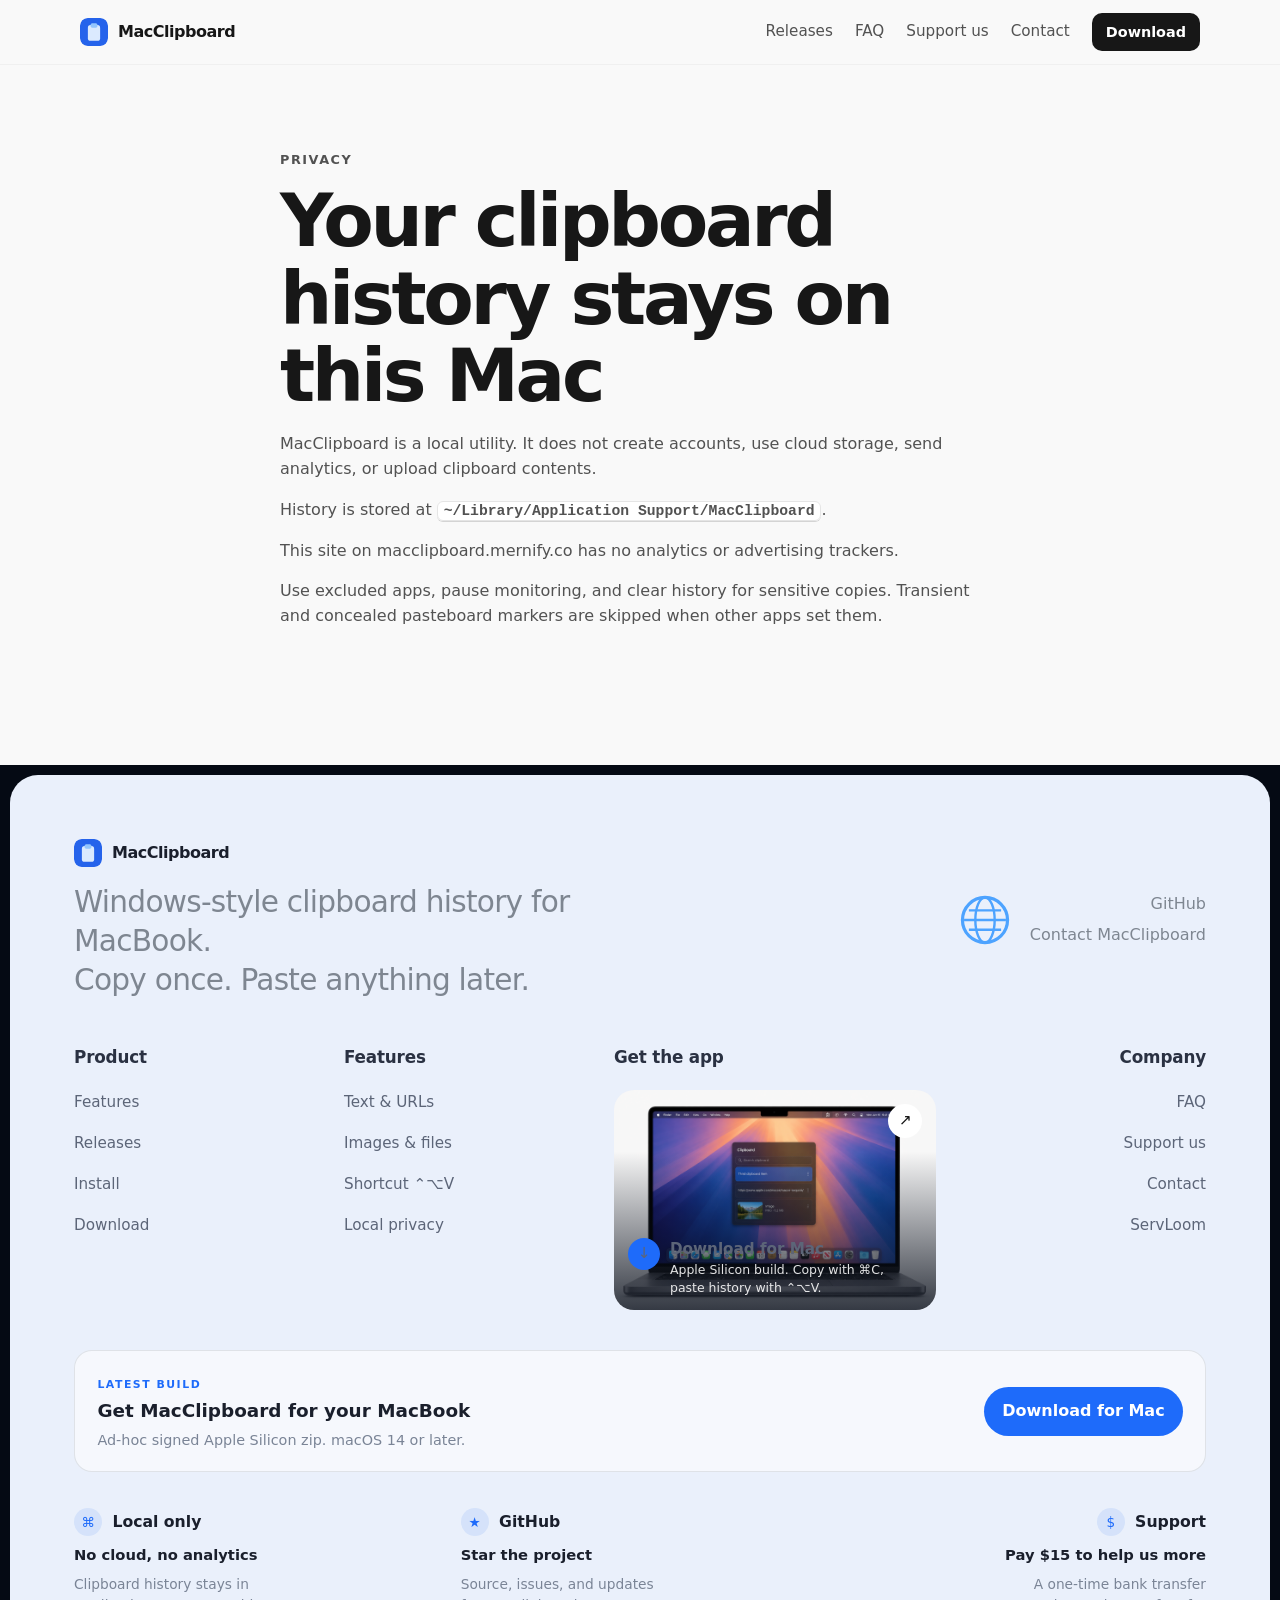
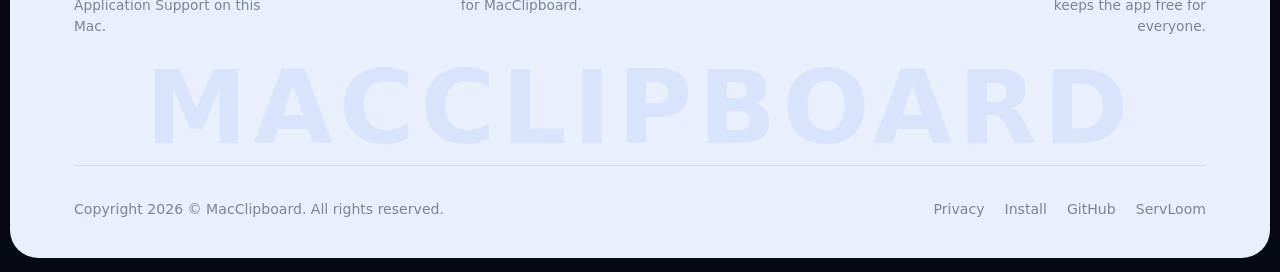
<file: website/privacy.html>
<!DOCTYPE html>
<html lang="en">
<head>
  <meta charset="utf-8">
  <meta name="viewport" content="width=device-width, initial-scale=1">
  <title>Privacy — MacClipboard</title>
  <link rel="icon" href="./favicon.svg" type="image/svg+xml">
  <link rel="stylesheet" href="./styles.css">
</head>
<body>
  <header class="site-header">
    <div class="wrap header-inner">
      <a class="brand" href="./"><img class="mark" src="./favicon.svg" alt="" width="28" height="28">MacClipboard</a>
      <nav class="desktop-nav">
        <a href="./releases.html">Releases</a>
        <a href="./faq.html">FAQ</a>
        <a href="./support.html">Support us</a>
        <a href="./contact.html">Contact</a>
        <a class="btn btn-dark btn-sm" href="./downloads/MacClipboard.zip">Download</a>
      </nav>
    </div>
  </header>
  <main class="wrap legal">
    <p class="kicker">Privacy</p>
    <h1>Your clipboard history stays on this Mac</h1>
    <p>MacClipboard is a local utility. It does not create accounts, use cloud storage, send analytics, or upload clipboard contents.</p>
    <p>History is stored at <span class="kbd">~/Library/Application Support/MacClipboard</span>.</p>
    <p>This site on macclipboard.mernify.co has no analytics or advertising trackers.</p>
    <p>Use excluded apps, pause monitoring, and clear history for sensitive copies. Transient and concealed pasteboard markers are skipped when other apps set them.</p>
  </main>
  <footer class="ft">
  <div class="ft-shell">
    <div class="ft-inner">
      <div class="ft-top">
        <div>
          <a class="brand" href="./">
            <img class="mark" src="./favicon.svg" alt="" width="28" height="28">
            MacClipboard
          </a>
          <p class="ft-slogan">Windows-style clipboard history for MacBook.<br>Copy once. Paste anything later.</p>
        </div>
        <div class="ft-contact">
          <svg viewBox="0 0 72 72" width="58" height="58" fill="none" aria-hidden="true">
            <defs>
              <linearGradient id="mcGlobe" x1="12" y1="8" x2="60" y2="64">
                <stop stop-color="#4da3ff"/>
                <stop offset="1" stop-color="#1e6bfa"/>
              </linearGradient>
            </defs>
            <circle cx="36" cy="36" r="28" stroke="url(#mcGlobe)" stroke-width="4"/>
            <ellipse cx="36" cy="36" rx="12" ry="28" stroke="url(#mcGlobe)" stroke-width="3"/>
            <path d="M10 36h52M16 24h40M16 48h40" stroke="url(#mcGlobe)" stroke-width="3"/>
          </svg>
          <div class="ft-contact-lines">
            <a href="https://github.com/ataarehman/Macclipboard">GitHub</a>
            <a href="./contact.html">Contact MacClipboard</a>
          </div>
        </div>
      </div>

      <div class="ft-nav">
        <nav class="ft-col" aria-label="Product">
          <h2>Product</h2>
          <ul>
            <li><a href="./index.html#features">Features</a></li>
            <li><a href="./releases.html">Releases</a></li>
            <li><a href="./install.html">Install</a></li>
            <li><a href="./downloads/MacClipboard.zip">Download</a></li>
          </ul>
        </nav>
        <nav class="ft-col" aria-label="App features">
          <h2>Features</h2>
          <ul>
            <li><a href="./index.html#features">Text &amp; URLs</a></li>
            <li><a href="./index.html#features">Images &amp; files</a></li>
            <li><a href="./faq.html">Shortcut ⌃⌥V</a></li>
            <li><a href="./privacy.html">Local privacy</a></li>
          </ul>
        </nav>
        <div class="ft-col ft-col--card">
          <h2>Get the app</h2>
          <a class="ft-feature" href="./downloads/MacClipboard.zip">
            <img src="./images/macbook-hero.png" alt="" width="640" height="360">
            <span class="ft-feature-arrow" aria-hidden="true">↗</span>
            <span class="ft-feature-body">
              <span class="ft-feature-icon" aria-hidden="true">↓</span>
              <span>
                <span class="ft-feature-title">Download for Mac</span>
                <span class="ft-feature-desc">Apple Silicon build. Copy with ⌘C, paste history with ⌃⌥V.</span>
              </span>
            </span>
          </a>
        </div>
        <nav class="ft-col" aria-label="Company">
          <h2>Company</h2>
          <ul>
            <li><a href="./faq.html">FAQ</a></li>
            <li><a href="./support.html">Support us</a></li>
            <li><a href="./contact.html">Contact</a></li>
            <li><a href="https://servloom.com">ServLoom</a></li>
          </ul>
        </nav>
      </div>

      <div class="ft-cta">
        <div>
          <span class="ft-cta-eyebrow">Latest build</span>
          <h3>Get MacClipboard for your MacBook</h3>
          <p>Ad-hoc signed Apple Silicon zip. macOS 14 or later.</p>
        </div>
        <a class="btn" href="./downloads/MacClipboard.zip">Download for Mac</a>
      </div>

      <div class="ft-spots">
        <div class="ft-spot">
          <div class="ft-spot-head">
            <span class="ft-spot-icon">⌘</span>
            <h3>Local only</h3>
          </div>
          <a href="./privacy.html">No cloud, no analytics</a>
          <p>Clipboard history stays in Application Support on this Mac.</p>
        </div>
        <div class="ft-spot">
          <div class="ft-spot-head">
            <span class="ft-spot-icon">★</span>
            <h3>GitHub</h3>
          </div>
          <a href="https://github.com/ataarehman/Macclipboard">Star the project</a>
          <p>Source, issues, and updates for MacClipboard.</p>
        </div>
        <div class="ft-spot">
          <div class="ft-spot-head">
            <span class="ft-spot-icon">$</span>
            <h3>Support</h3>
          </div>
          <a href="./support.html">Pay $15 to help us more</a>
          <p>A one-time bank transfer keeps the app free for everyone.</p>
        </div>
      </div>

      <div class="ft-mark" aria-hidden="true">MACCLIPBOARD</div>

      <div class="ft-bar">
        <p>Copyright 2026 © MacClipboard. All rights reserved.</p>
        <nav class="ft-legal" aria-label="Legal">
          <a href="./privacy.html">Privacy</a>
          <a href="./install.html">Install</a>
          <a href="https://github.com/ataarehman/Macclipboard">GitHub</a>
          <a href="https://servloom.com">ServLoom</a>
        </nav>
      </div>
    </div>
  </div>
</footer>
</body>
</html>
</file>
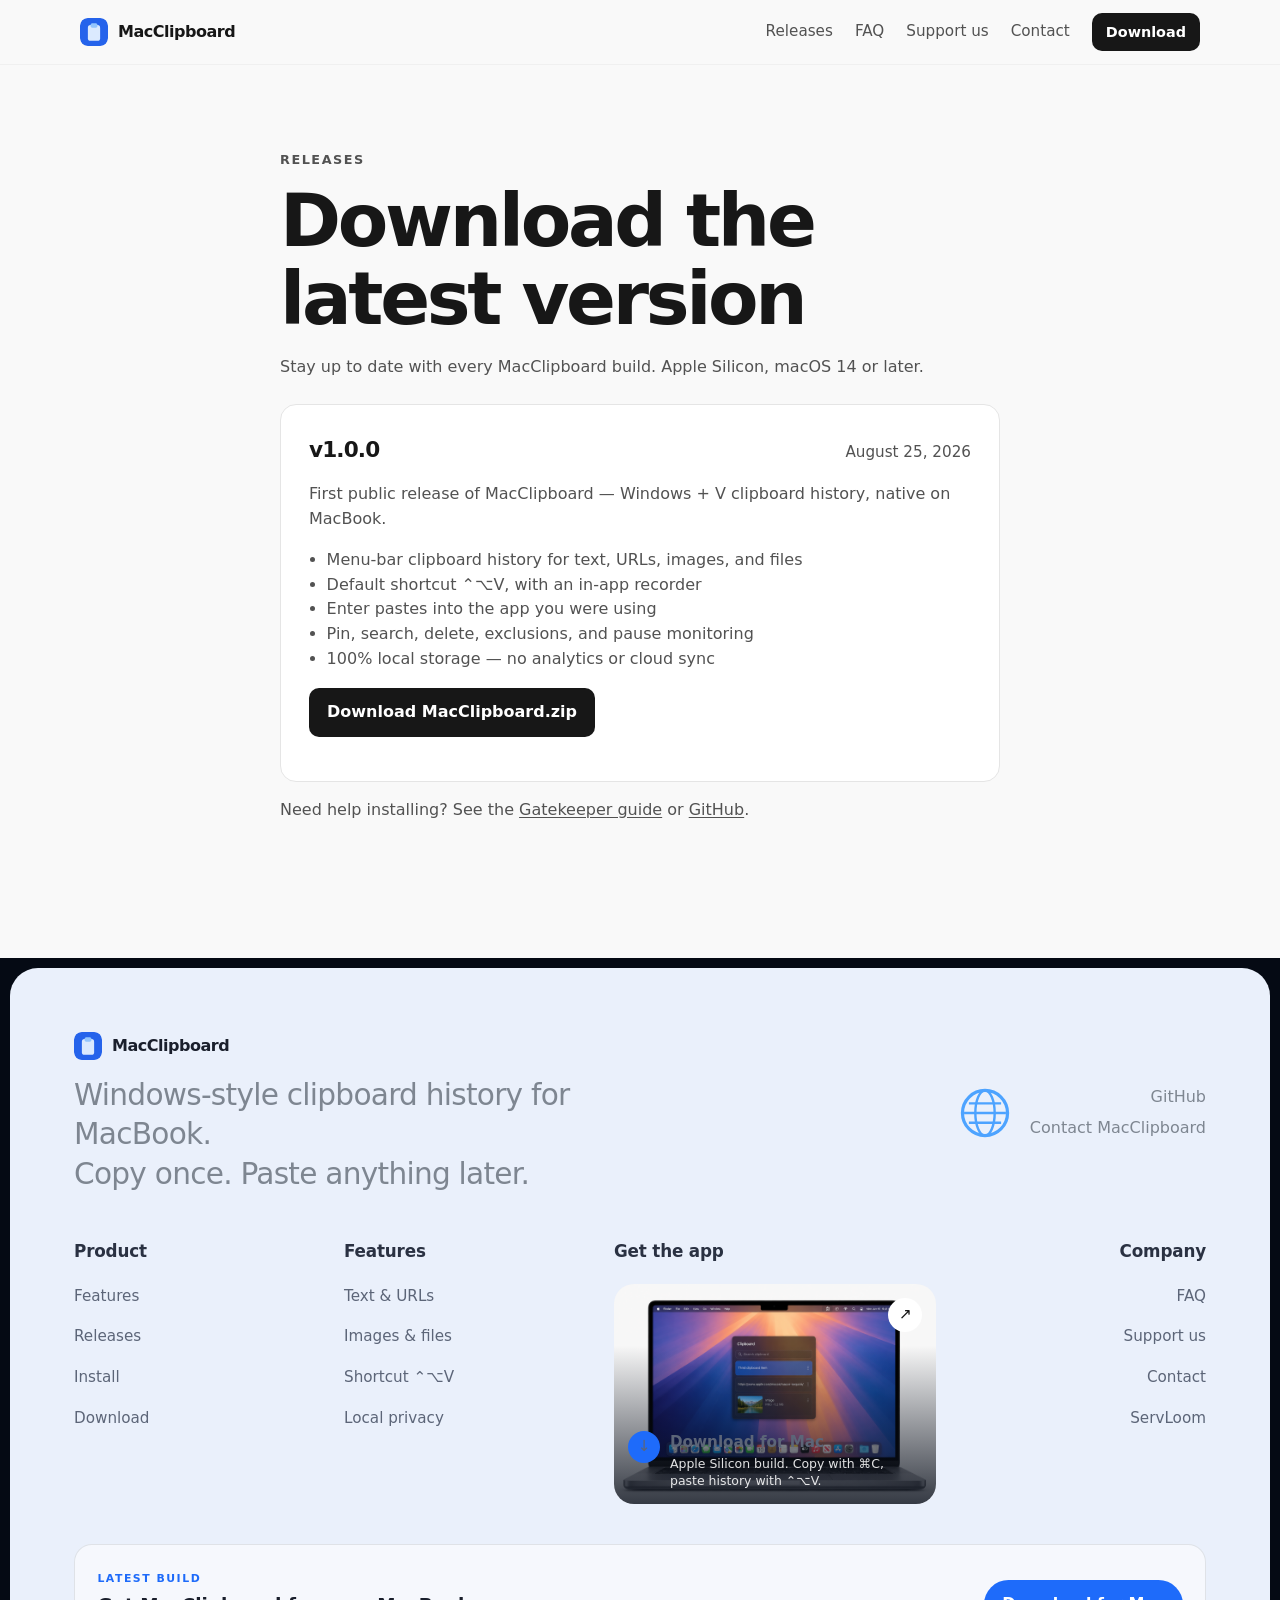
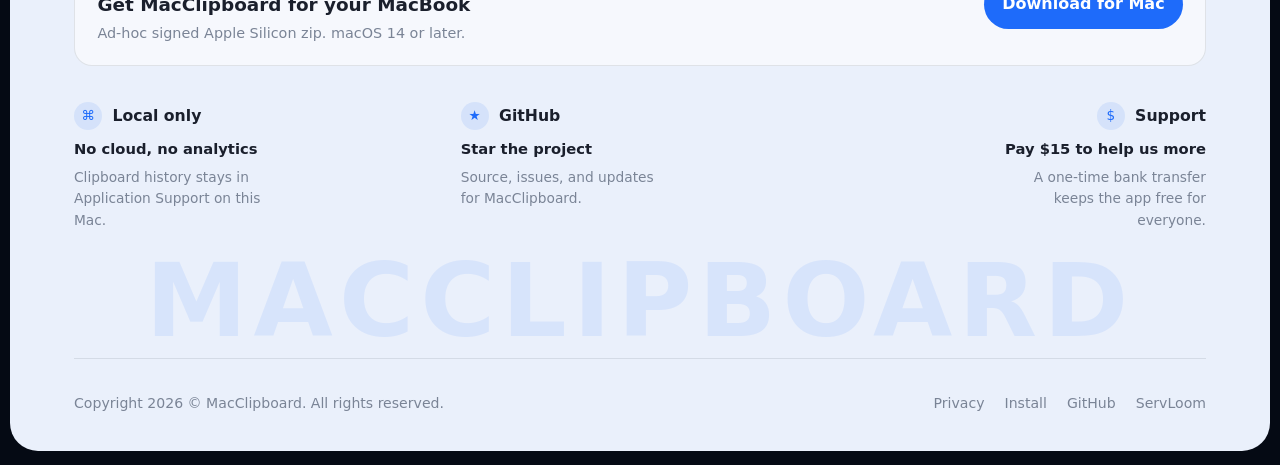
<file: website/releases.html>
<!DOCTYPE html>
<html lang="en">
<head>
  <meta charset="utf-8">
  <meta name="viewport" content="width=device-width, initial-scale=1">
  <title>Releases — MacClipboard</title>
  <meta name="description" content="Download the latest MacClipboard release for Apple Silicon Macs.">
  <link rel="icon" href="./favicon.svg" type="image/svg+xml">
  <link rel="stylesheet" href="./styles.css">
</head>
<body>
  <header class="site-header">
    <div class="wrap header-inner">
      <a class="brand" href="./"><img class="mark" src="./favicon.svg" alt="" width="28" height="28">MacClipboard</a>
      <nav class="desktop-nav">
        <a href="./releases.html">Releases</a>
        <a href="./faq.html">FAQ</a>
        <a href="./support.html">Support us</a>
        <a href="./contact.html">Contact</a>
        <a class="btn btn-dark btn-sm" href="./downloads/MacClipboard.zip">Download</a>
      </nav>
    </div>
  </header>
  <main class="wrap legal">
    <p class="kicker">Releases</p>
    <h1>Download the latest version</h1>
    <p>Stay up to date with every MacClipboard build. Apple Silicon, macOS 14 or later.</p>

    <article class="release">
      <div class="release-top">
        <h2>v1.0.0</h2>
        <time datetime="2026-08-25">August 25, 2026</time>
      </div>
      <p>First public release of MacClipboard — Windows + V clipboard history, native on MacBook.</p>
      <ul>
        <li>Menu-bar clipboard history for text, URLs, images, and files</li>
        <li>Default shortcut ⌃⌥V, with an in-app recorder</li>
        <li>Enter pastes into the app you were using</li>
        <li>Pin, search, delete, exclusions, and pause monitoring</li>
        <li>100% local storage — no analytics or cloud sync</li>
      </ul>
      <p><a class="btn btn-dark" href="./downloads/MacClipboard.zip">Download MacClipboard.zip</a></p>
    </article>
    <p>Need help installing? See the <a href="./install.html">Gatekeeper guide</a> or <a href="https://github.com/ataarehman/Macclipboard">GitHub</a>.</p>
  </main>
  <footer class="ft">
  <div class="ft-shell">
    <div class="ft-inner">
      <div class="ft-top">
        <div>
          <a class="brand" href="./">
            <img class="mark" src="./favicon.svg" alt="" width="28" height="28">
            MacClipboard
          </a>
          <p class="ft-slogan">Windows-style clipboard history for MacBook.<br>Copy once. Paste anything later.</p>
        </div>
        <div class="ft-contact">
          <svg viewBox="0 0 72 72" width="58" height="58" fill="none" aria-hidden="true">
            <defs>
              <linearGradient id="mcGlobe" x1="12" y1="8" x2="60" y2="64">
                <stop stop-color="#4da3ff"/>
                <stop offset="1" stop-color="#1e6bfa"/>
              </linearGradient>
            </defs>
            <circle cx="36" cy="36" r="28" stroke="url(#mcGlobe)" stroke-width="4"/>
            <ellipse cx="36" cy="36" rx="12" ry="28" stroke="url(#mcGlobe)" stroke-width="3"/>
            <path d="M10 36h52M16 24h40M16 48h40" stroke="url(#mcGlobe)" stroke-width="3"/>
          </svg>
          <div class="ft-contact-lines">
            <a href="https://github.com/ataarehman/Macclipboard">GitHub</a>
            <a href="./contact.html">Contact MacClipboard</a>
          </div>
        </div>
      </div>

      <div class="ft-nav">
        <nav class="ft-col" aria-label="Product">
          <h2>Product</h2>
          <ul>
            <li><a href="./index.html#features">Features</a></li>
            <li><a href="./releases.html">Releases</a></li>
            <li><a href="./install.html">Install</a></li>
            <li><a href="./downloads/MacClipboard.zip">Download</a></li>
          </ul>
        </nav>
        <nav class="ft-col" aria-label="App features">
          <h2>Features</h2>
          <ul>
            <li><a href="./index.html#features">Text &amp; URLs</a></li>
            <li><a href="./index.html#features">Images &amp; files</a></li>
            <li><a href="./faq.html">Shortcut ⌃⌥V</a></li>
            <li><a href="./privacy.html">Local privacy</a></li>
          </ul>
        </nav>
        <div class="ft-col ft-col--card">
          <h2>Get the app</h2>
          <a class="ft-feature" href="./downloads/MacClipboard.zip">
            <img src="./images/macbook-hero.png" alt="" width="640" height="360">
            <span class="ft-feature-arrow" aria-hidden="true">↗</span>
            <span class="ft-feature-body">
              <span class="ft-feature-icon" aria-hidden="true">↓</span>
              <span>
                <span class="ft-feature-title">Download for Mac</span>
                <span class="ft-feature-desc">Apple Silicon build. Copy with ⌘C, paste history with ⌃⌥V.</span>
              </span>
            </span>
          </a>
        </div>
        <nav class="ft-col" aria-label="Company">
          <h2>Company</h2>
          <ul>
            <li><a href="./faq.html">FAQ</a></li>
            <li><a href="./support.html">Support us</a></li>
            <li><a href="./contact.html">Contact</a></li>
            <li><a href="https://servloom.com">ServLoom</a></li>
          </ul>
        </nav>
      </div>

      <div class="ft-cta">
        <div>
          <span class="ft-cta-eyebrow">Latest build</span>
          <h3>Get MacClipboard for your MacBook</h3>
          <p>Ad-hoc signed Apple Silicon zip. macOS 14 or later.</p>
        </div>
        <a class="btn" href="./downloads/MacClipboard.zip">Download for Mac</a>
      </div>

      <div class="ft-spots">
        <div class="ft-spot">
          <div class="ft-spot-head">
            <span class="ft-spot-icon">⌘</span>
            <h3>Local only</h3>
          </div>
          <a href="./privacy.html">No cloud, no analytics</a>
          <p>Clipboard history stays in Application Support on this Mac.</p>
        </div>
        <div class="ft-spot">
          <div class="ft-spot-head">
            <span class="ft-spot-icon">★</span>
            <h3>GitHub</h3>
          </div>
          <a href="https://github.com/ataarehman/Macclipboard">Star the project</a>
          <p>Source, issues, and updates for MacClipboard.</p>
        </div>
        <div class="ft-spot">
          <div class="ft-spot-head">
            <span class="ft-spot-icon">$</span>
            <h3>Support</h3>
          </div>
          <a href="./support.html">Pay $15 to help us more</a>
          <p>A one-time bank transfer keeps the app free for everyone.</p>
        </div>
      </div>

      <div class="ft-mark" aria-hidden="true">MACCLIPBOARD</div>

      <div class="ft-bar">
        <p>Copyright 2026 © MacClipboard. All rights reserved.</p>
        <nav class="ft-legal" aria-label="Legal">
          <a href="./privacy.html">Privacy</a>
          <a href="./install.html">Install</a>
          <a href="https://github.com/ataarehman/Macclipboard">GitHub</a>
          <a href="https://servloom.com">ServLoom</a>
        </nav>
      </div>
    </div>
  </div>
</footer>
</body>
</html>
</file>
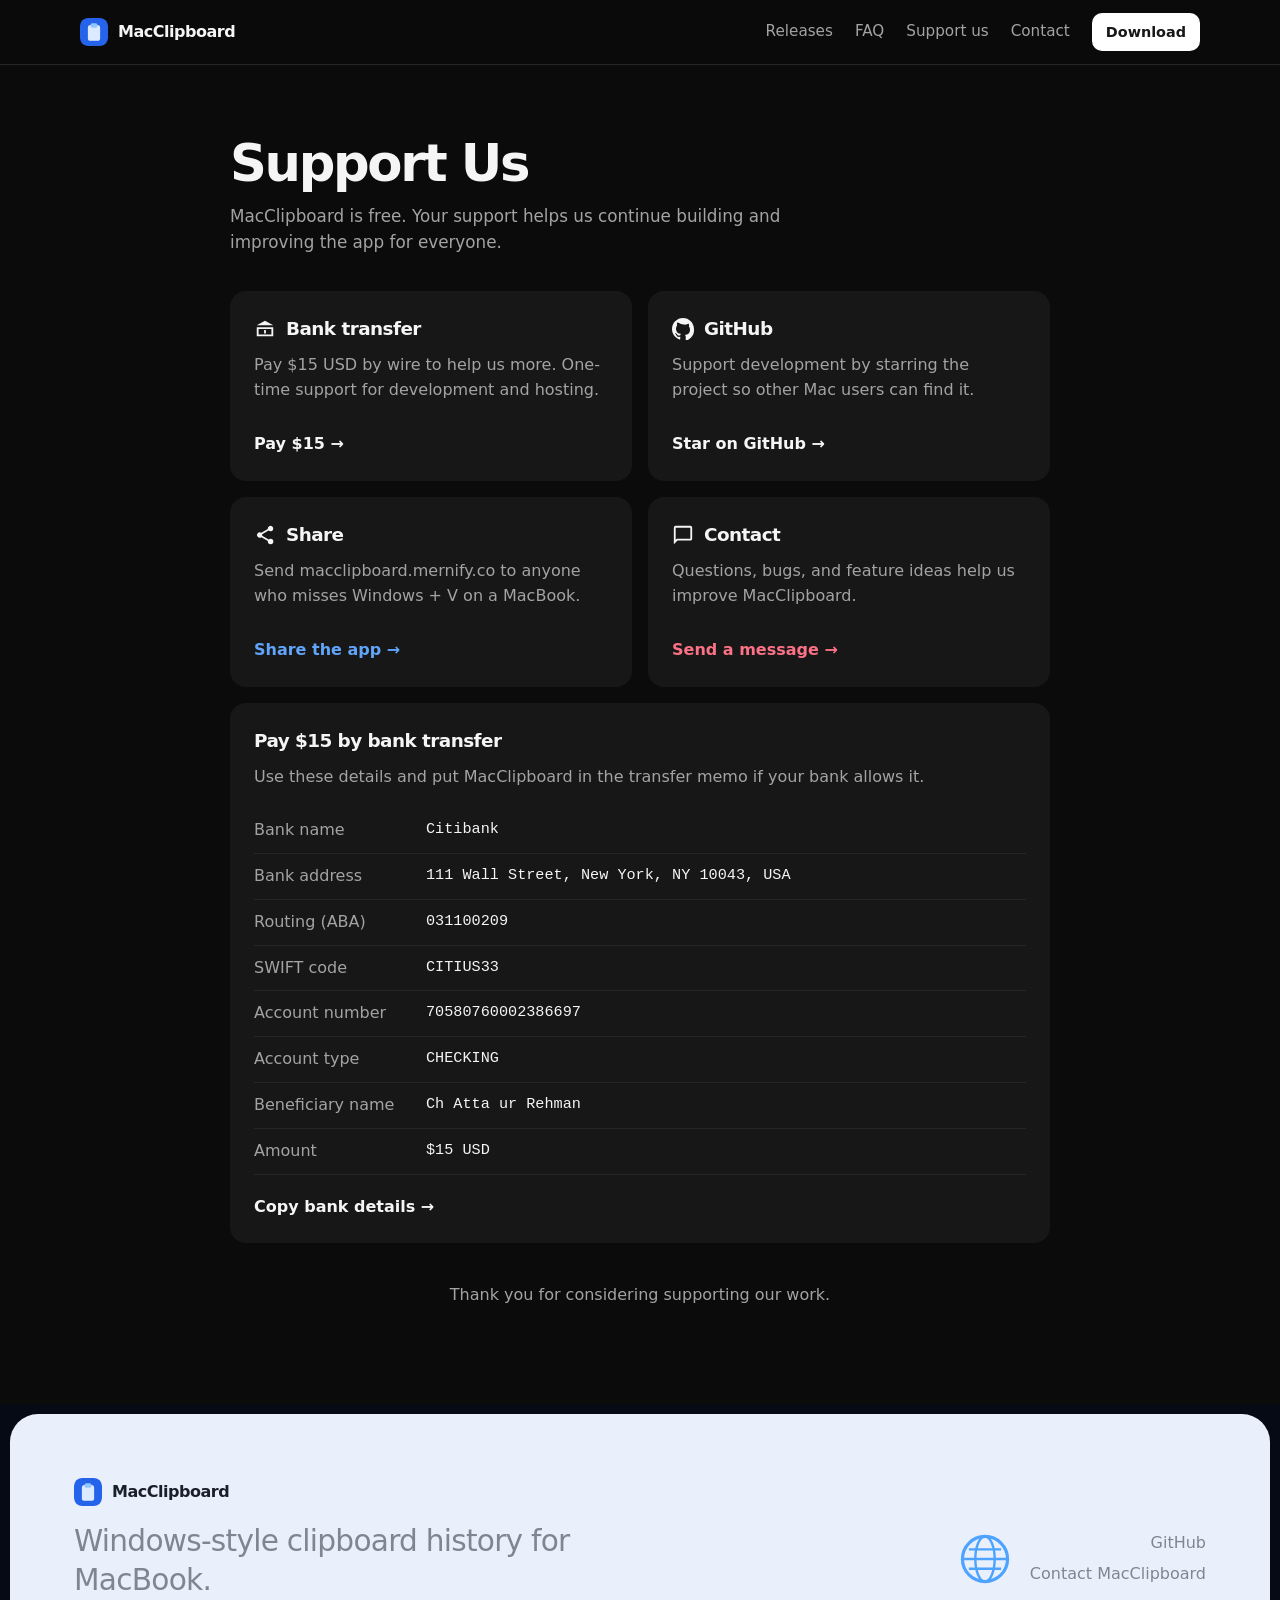
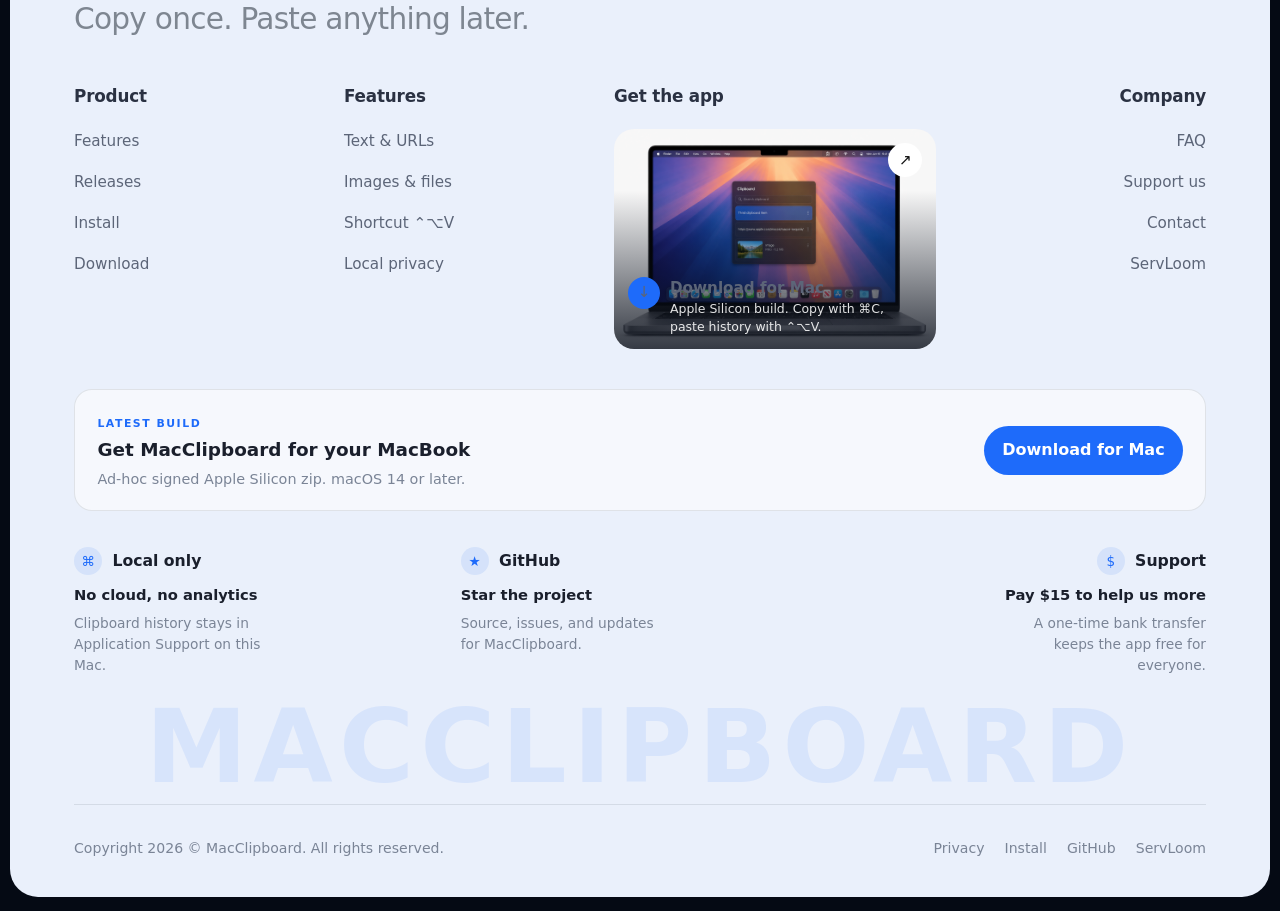
<file: website/support.html>
<!DOCTYPE html>
<html lang="en">
<head>
  <meta charset="utf-8">
  <meta name="viewport" content="width=device-width, initial-scale=1">
  <title>Support us — MacClipboard</title>
  <meta name="description" content="MacClipboard is free. Pay $15 by bank transfer, star the repo, or send feedback.">
  <link rel="icon" href="./favicon.svg" type="image/svg+xml">
  <link rel="stylesheet" href="./styles.css">
</head>
<body class="page-support">
  <header class="site-header">
    <div class="wrap header-inner">
      <a class="brand" href="./"><img class="mark" src="./favicon.svg" alt="" width="28" height="28">MacClipboard</a>
      <nav class="desktop-nav">
        <a href="./releases.html">Releases</a>
        <a href="./faq.html">FAQ</a>
        <a href="./support.html">Support us</a>
        <a href="./contact.html">Contact</a>
        <a class="btn btn-dark btn-sm" href="./downloads/MacClipboard.zip">Download</a>
      </nav>
    </div>
  </header>

  <main class="wrap give">
    <h1>Support Us</h1>
    <p class="give-lead">MacClipboard is free. Your support helps us continue building and improving the app for everyone.</p>

    <div class="give-grid">
      <article class="give-card">
        <h2>
          <svg class="give-icon" viewBox="0 0 24 24" aria-hidden="true"><path fill="currentColor" d="M3 10h18v10H3V10zm2 2v6h14v-6H5zM12 3l9 5H3l9-5zm-1 10h2v4h-2v-4z"/></svg>
          Bank transfer
        </h2>
        <p>Pay $15 USD by wire to help us more. One-time support for development and hosting.</p>
        <a class="give-link" href="#pay">Pay $15 →</a>
      </article>

      <article class="give-card">
        <h2>
          <svg class="give-icon" viewBox="0 0 16 16" aria-hidden="true"><path fill="currentColor" d="M8 0C3.58 0 0 3.58 0 8c0 3.54 2.29 6.53 5.47 7.59.4.07.55-.17.55-.38 0-.19-.01-.82-.01-1.49-2.01.37-2.53-.49-2.69-.94-.09-.23-.48-.94-.82-1.13-.28-.15-.68-.52-.01-.53.63-.01 1.08.58 1.23.82.72 1.21 1.87.87 2.33.66.07-.52.28-.87.51-1.07-1.78-.2-3.64-.89-3.64-3.95 0-.87.31-1.59.82-2.15-.08-.2-.36-1.02.08-2.12 0 0 .67-.21 2.2.82A7.65 7.65 0 0 1 8 4.7c.68 0 1.36.09 2 .27 1.53-1.04 2.2-.82 2.2-.82.44 1.1.16 1.92.08 2.12.51.56.82 1.27.82 2.15 0 3.07-1.87 3.75-3.65 3.95.29.25.54.73.54 1.48 0 1.07-.01 1.93-.01 2.2 0 .21.15.46.55.38A8.013 8.013 0 0 0 16 8c0-4.42-3.58-8-8-8z"/></svg>
          GitHub
        </h2>
        <p>Support development by starring the project so other Mac users can find it.</p>
        <a class="give-link" href="https://github.com/ataarehman/Macclipboard">Star on GitHub →</a>
      </article>

      <article class="give-card">
        <h2>
          <svg class="give-icon" viewBox="0 0 24 24" aria-hidden="true"><path fill="currentColor" d="M18 16.08c-.76 0-1.44.3-1.96.77L8.91 12.7a3.27 3.27 0 0 0 0-1.39l7.02-4.11A2.99 2.99 0 1 0 15 5a2.9 2.9 0 0 0 .04.48L8.02 9.6a3 3 0 1 0 0 4.8l7.12 4.16c-.03.15-.04.3-.04.44a3 3 0 1 0 3-3z"/></svg>
          Share
        </h2>
        <p>Send macclipboard.mernify.co to anyone who misses Windows + V on a MacBook.</p>
        <a class="give-link give-link-blue" href="./">Share the app →</a>
      </article>

      <article class="give-card">
        <h2>
          <svg class="give-icon" viewBox="0 0 24 24" aria-hidden="true"><path fill="currentColor" d="M20 2H4a2 2 0 0 0-2 2v18l4-4h14a2 2 0 0 0 2-2V4a2 2 0 0 0-2-2zm0 14H5.17L4 17.17V4h16v12z"/></svg>
          Contact
        </h2>
        <p>Questions, bugs, and feature ideas help us improve MacClipboard.</p>
        <a class="give-link give-link-orange" href="./contact.html">Send a message →</a>
      </article>
    </div>

    <section class="give-card give-bank" id="pay">
      <h2>Pay $15 by bank transfer</h2>
      <p>Use these details and put MacClipboard in the transfer memo if your bank allows it.</p>
      <dl class="bank">
        <div><dt>Bank name</dt><dd>Citibank</dd></div>
        <div><dt>Bank address</dt><dd>111 Wall Street, New York, NY 10043, USA</dd></div>
        <div><dt>Routing (ABA)</dt><dd>031100209</dd></div>
        <div><dt>SWIFT code</dt><dd>CITIUS33</dd></div>
        <div><dt>Account number</dt><dd>70580760002386697</dd></div>
        <div><dt>Account type</dt><dd>CHECKING</dd></div>
        <div><dt>Beneficiary name</dt><dd>Ch Atta ur Rehman</dd></div>
        <div><dt>Amount</dt><dd>$15 USD</dd></div>
      </dl>
      <button class="give-link" type="button" id="copy-bank">Copy bank details →</button>
      <p class="copy-status" id="copy-status" hidden>Copied. Paste into your bank transfer.</p>
    </section>

    <p class="give-thanks">Thank you for considering supporting our work.</p>
  </main>

  <footer class="ft">
  <div class="ft-shell">
    <div class="ft-inner">
      <div class="ft-top">
        <div>
          <a class="brand" href="./">
            <img class="mark" src="./favicon.svg" alt="" width="28" height="28">
            MacClipboard
          </a>
          <p class="ft-slogan">Windows-style clipboard history for MacBook.<br>Copy once. Paste anything later.</p>
        </div>
        <div class="ft-contact">
          <svg viewBox="0 0 72 72" width="58" height="58" fill="none" aria-hidden="true">
            <defs>
              <linearGradient id="mcGlobe" x1="12" y1="8" x2="60" y2="64">
                <stop stop-color="#4da3ff"/>
                <stop offset="1" stop-color="#1e6bfa"/>
              </linearGradient>
            </defs>
            <circle cx="36" cy="36" r="28" stroke="url(#mcGlobe)" stroke-width="4"/>
            <ellipse cx="36" cy="36" rx="12" ry="28" stroke="url(#mcGlobe)" stroke-width="3"/>
            <path d="M10 36h52M16 24h40M16 48h40" stroke="url(#mcGlobe)" stroke-width="3"/>
          </svg>
          <div class="ft-contact-lines">
            <a href="https://github.com/ataarehman/Macclipboard">GitHub</a>
            <a href="./contact.html">Contact MacClipboard</a>
          </div>
        </div>
      </div>

      <div class="ft-nav">
        <nav class="ft-col" aria-label="Product">
          <h2>Product</h2>
          <ul>
            <li><a href="./index.html#features">Features</a></li>
            <li><a href="./releases.html">Releases</a></li>
            <li><a href="./install.html">Install</a></li>
            <li><a href="./downloads/MacClipboard.zip">Download</a></li>
          </ul>
        </nav>
        <nav class="ft-col" aria-label="App features">
          <h2>Features</h2>
          <ul>
            <li><a href="./index.html#features">Text &amp; URLs</a></li>
            <li><a href="./index.html#features">Images &amp; files</a></li>
            <li><a href="./faq.html">Shortcut ⌃⌥V</a></li>
            <li><a href="./privacy.html">Local privacy</a></li>
          </ul>
        </nav>
        <div class="ft-col ft-col--card">
          <h2>Get the app</h2>
          <a class="ft-feature" href="./downloads/MacClipboard.zip">
            <img src="./images/macbook-hero.png" alt="" width="640" height="360">
            <span class="ft-feature-arrow" aria-hidden="true">↗</span>
            <span class="ft-feature-body">
              <span class="ft-feature-icon" aria-hidden="true">↓</span>
              <span>
                <span class="ft-feature-title">Download for Mac</span>
                <span class="ft-feature-desc">Apple Silicon build. Copy with ⌘C, paste history with ⌃⌥V.</span>
              </span>
            </span>
          </a>
        </div>
        <nav class="ft-col" aria-label="Company">
          <h2>Company</h2>
          <ul>
            <li><a href="./faq.html">FAQ</a></li>
            <li><a href="./support.html">Support us</a></li>
            <li><a href="./contact.html">Contact</a></li>
            <li><a href="https://servloom.com">ServLoom</a></li>
          </ul>
        </nav>
      </div>

      <div class="ft-cta">
        <div>
          <span class="ft-cta-eyebrow">Latest build</span>
          <h3>Get MacClipboard for your MacBook</h3>
          <p>Ad-hoc signed Apple Silicon zip. macOS 14 or later.</p>
        </div>
        <a class="btn" href="./downloads/MacClipboard.zip">Download for Mac</a>
      </div>

      <div class="ft-spots">
        <div class="ft-spot">
          <div class="ft-spot-head">
            <span class="ft-spot-icon">⌘</span>
            <h3>Local only</h3>
          </div>
          <a href="./privacy.html">No cloud, no analytics</a>
          <p>Clipboard history stays in Application Support on this Mac.</p>
        </div>
        <div class="ft-spot">
          <div class="ft-spot-head">
            <span class="ft-spot-icon">★</span>
            <h3>GitHub</h3>
          </div>
          <a href="https://github.com/ataarehman/Macclipboard">Star the project</a>
          <p>Source, issues, and updates for MacClipboard.</p>
        </div>
        <div class="ft-spot">
          <div class="ft-spot-head">
            <span class="ft-spot-icon">$</span>
            <h3>Support</h3>
          </div>
          <a href="./support.html">Pay $15 to help us more</a>
          <p>A one-time bank transfer keeps the app free for everyone.</p>
        </div>
      </div>

      <div class="ft-mark" aria-hidden="true">MACCLIPBOARD</div>

      <div class="ft-bar">
        <p>Copyright 2026 © MacClipboard. All rights reserved.</p>
        <nav class="ft-legal" aria-label="Legal">
          <a href="./privacy.html">Privacy</a>
          <a href="./install.html">Install</a>
          <a href="https://github.com/ataarehman/Macclipboard">GitHub</a>
          <a href="https://servloom.com">ServLoom</a>
        </nav>
      </div>
    </div>
  </div>
</footer>
  <script src="./app.js"></script>
</body>
</html>
</file>
<file: website/styles.css>
:root {
  --bg: #f9f9f9;
  --ink: #171717;
  --mute: #525252;
  --line: #e5e5e5;
  --white: #fff;
  --blue: #2563eb;
  --violet: #7c3aed;
  --wrap: 1120px;
  font-family: ui-sans-serif, system-ui, -apple-system, BlinkMacSystemFont, "Segoe UI", sans-serif;
}

* { box-sizing: border-box; }
html { scroll-behavior: smooth; }
body {
  margin: 0;
  background: var(--bg);
  color: var(--ink);
  line-height: 1.55;
}
a { color: inherit; text-decoration: none; }
.wrap { width: min(var(--wrap), calc(100% - 40px)); margin-inline: auto; }

.site-header {
  position: sticky;
  top: 0;
  z-index: 20;
  background: rgba(249, 249, 249, 0.8);
  backdrop-filter: blur(24px);
  border-bottom: 1px solid rgba(229, 229, 229, 0.5);
}
.header-inner, .footer-inner {
  display: flex;
  align-items: center;
  justify-content: space-between;
  min-height: 64px;
  gap: 16px;
}
.brand {
  display: flex;
  align-items: center;
  gap: 10px;
  font-weight: 700;
  letter-spacing: -0.03em;
}
.mark {
  width: 28px;
  height: 28px;
  border-radius: 8px;
  display: block;
}
button { font: inherit; }
.desktop-nav { display: flex; align-items: center; gap: 22px; font-size: 0.95rem; color: var(--mute); }
.desktop-nav a:hover { color: var(--ink); }

.btn {
  display: inline-flex;
  align-items: center;
  justify-content: center;
  border-radius: 10px;
  padding: 12px 18px;
  font-weight: 600;
  transition: transform 0.15s ease, background 0.15s ease;
}
.btn:hover { transform: translateY(-1px); }
.btn-dark { background: var(--ink); color: #fff; }
.btn-dark:hover { background: #262626; color: #fff; }
.btn-sm { padding: 8px 14px; font-size: 0.9rem; }

.hero { text-align: center; padding: 96px 0 40px; }
.kicker {
  color: var(--mute);
  font-size: 0.8rem;
  font-weight: 600;
  letter-spacing: 0.12em;
  text-transform: uppercase;
}
h1 {
  font-size: clamp(2.6rem, 7vw, 4.6rem);
  line-height: 1.05;
  letter-spacing: -0.045em;
  font-weight: 700;
  margin: 12px 0 18px;
}
.gradient {
  background: linear-gradient(90deg, var(--blue), var(--violet));
  -webkit-background-clip: text;
  background-clip: text;
  color: transparent;
}
.lead {
  max-width: 42rem;
  margin: 0 auto 24px;
  color: var(--mute);
  font-size: 1.15rem;
}
.kbd {
  font: 600 0.92em ui-monospace, SFMono-Regular, Menlo, monospace;
  background: #fff;
  border: 1px solid var(--line);
  border-radius: 6px;
  padding: 0.05em 0.4em;
  box-shadow: 0 1px 0 #d4d4d4;
}
.hero-cta { display: flex; gap: 14px; justify-content: center; align-items: center; flex-wrap: wrap; }
.req { color: var(--mute); font-size: 0.92rem; }

.stats-row {
  display: grid;
  grid-template-columns: repeat(4, 1fr);
  gap: 12px;
  margin: 8px 0 56px;
}
.stats-row div {
  background: #fff;
  border: 1px solid var(--line);
  border-radius: 16px;
  padding: 18px 12px;
}
.stats-row strong { display: block; font-size: 1.5rem; letter-spacing: -0.04em; }
.stats-row span { color: var(--mute); font-size: 0.88rem; }

.macbook {
  margin: 36px auto 28px;
  max-width: 980px;
}
.macbook img {
  display: block;
  width: 100%;
  height: auto;
}

.features { padding: 72px 0; text-align: center; }
h2 { font-size: clamp(1.8rem, 3vw, 2.4rem); letter-spacing: -0.04em; margin: 8px 0 10px; }
.sub { color: var(--mute); max-width: 40rem; margin: 0 auto 28px; }
.pills { display: flex; flex-wrap: wrap; gap: 8px; justify-content: center; margin-bottom: 18px; }
.pill {
  background: #fff;
  border: 1px solid var(--line);
  border-radius: 999px;
  padding: 8px 14px;
  color: var(--mute);
  cursor: pointer;
}
.pill.is-on { background: var(--ink); color: #fff; border-color: var(--ink); }
.feature-card {
  background: #fff;
  border: 1px solid var(--line);
  border-radius: 20px;
  padding: 32px;
  text-align: left;
  box-shadow: 0 10px 30px rgba(23, 23, 23, 0.06);
}
.pane { display: none; }
.pane.is-on { display: block; }
.pane p { color: var(--mute); max-width: 60ch; }

.split {
  display: grid;
  grid-template-columns: 1.2fr 0.8fr;
  gap: 40px;
  align-items: start;
  padding: 24px 0 80px;
}
.split p { color: var(--mute); }
.checklist { list-style: none; padding: 0; margin: 0; }
.checklist li {
  padding: 12px 0;
  border-bottom: 1px solid var(--line);
  font-weight: 500;
}
.checklist li:before { content: "✓  "; color: var(--blue); }

.dark-band {
  background: linear-gradient(to bottom right, #171717, #262626);
  color: #f5f5f5;
  padding: 72px 0;
}
.dark-band h2 { text-align: center; }
.steps {
  list-style: none;
  padding: 0;
  display: grid;
  grid-template-columns: repeat(3, 1fr);
  gap: 18px;
  margin: 32px 0 0;
}
.steps li {
  background: rgba(255,255,255,0.04);
  border: 1px solid rgba(255,255,255,0.08);
  border-radius: 16px;
  padding: 20px;
  display: flex;
  gap: 14px;
}
.steps span {
  width: 28px;
  height: 28px;
  border-radius: 50%;
  background: #fff;
  color: #171717;
  display: grid;
  place-items: center;
  font-weight: 700;
  flex-shrink: 0;
}
.steps p { color: #a3a3a3; margin: 6px 0 0; }
.steps h3 { margin: 0; font-size: 1.05rem; }

.download { text-align: center; padding: 88px 0; }
.download p { color: var(--mute); }
.fine { margin-top: 14px; font-size: 0.92rem; }
.fine a { text-decoration: underline; text-underline-offset: 2px; }

.ft {
  --ft-dark: #050a14;
  --ft-bg: #eaf0fb;
  --ft-ink: #1a1f2c;
  --ft-muted: #7a8496;
  --ft-link: #5c6578;
  --ft-line: rgb(26 31 44 / 0.1);
  --ft-blue: #1e6bfa;
  background: var(--ft-dark);
  color: var(--ft-ink);
  padding: 10px 10px 14px;
  margin-top: 24px;
}
.ft-shell {
  background: var(--ft-bg);
  border-radius: 28px;
  overflow: hidden;
  max-width: 1280px;
  margin: 0 auto;
}
.ft-inner {
  padding: clamp(2.5rem, 5vw, 4.2rem) clamp(1.4rem, 5vw, 4.5rem) 1.4rem;
}
.ft-top {
  display: flex;
  flex-wrap: wrap;
  justify-content: space-between;
  align-items: center;
  gap: 1.75rem;
  margin-bottom: 2.75rem;
}
.ft-slogan {
  margin: 1rem 0 0;
  max-width: 28ch;
  font-size: clamp(1.35rem, 2.4vw, 1.85rem);
  font-weight: 500;
  line-height: 1.32;
  letter-spacing: -0.025em;
  color: #7e8691;
}
.ft-contact {
  display: flex;
  align-items: center;
  gap: 1rem;
  margin-left: auto;
}
.ft-contact svg { display: block; }
.ft-contact-lines {
  display: flex;
  flex-direction: column;
  gap: 0.4rem;
  text-align: right;
}
.ft-contact-lines a {
  color: #7e8691;
  font-weight: 500;
}
.ft-contact-lines a:hover { color: var(--ft-blue); }
.ft-nav {
  display: grid;
  grid-template-columns: 1fr 1fr;
  gap: 2rem 1.5rem;
  margin-bottom: 2.5rem;
}
.ft-col h2 {
  margin: 0 0 1.25rem;
  font-size: 1.05rem;
  font-weight: 700;
  color: #2a3142;
  letter-spacing: -0.01em;
}
.ft-col ul {
  margin: 0;
  padding: 0;
  list-style: none;
  display: grid;
  gap: 1rem;
}
.ft-col a {
  color: var(--ft-link);
  font-size: 0.95rem;
}
.ft-col a:hover { color: var(--ft-blue); }
.ft-feature {
  position: relative;
  display: block;
  overflow: hidden;
  border-radius: 20px;
  height: 220px;
  color: #fff;
}
.ft-feature img {
  position: absolute;
  inset: 0;
  width: 100%;
  height: 100%;
  object-fit: cover;
  transition: transform 0.45s ease;
}
.ft-feature:hover img { transform: scale(1.06); }
.ft-feature::after {
  content: "";
  position: absolute;
  inset: 0;
  background: linear-gradient(180deg, transparent 28%, rgb(10 16 28 / 0.82) 100%);
}
.ft-feature-arrow {
  position: absolute;
  top: 14px;
  right: 14px;
  z-index: 2;
  width: 34px;
  height: 34px;
  border-radius: 999px;
  display: grid;
  place-items: center;
  background: #fff;
  color: #111;
}
.ft-feature-body {
  position: absolute;
  left: 14px;
  right: 14px;
  bottom: 14px;
  z-index: 2;
  display: flex;
  gap: 10px;
  align-items: flex-start;
}
.ft-feature-icon {
  width: 32px;
  height: 32px;
  border-radius: 999px;
  display: grid;
  place-items: center;
  background: var(--ft-blue);
  flex-shrink: 0;
}
.ft-feature-title { display: block; font-weight: 700; }
.ft-feature-desc { display: block; font-size: 0.78rem; line-height: 1.4; color: rgb(255 255 255 / 0.88); }
.ft-cta {
  display: grid;
  gap: 1rem;
  padding: 1.25rem 1.4rem;
  margin-bottom: 2.25rem;
  border-radius: 18px;
  background: rgb(255 255 255 / 0.55);
  border: 1px solid var(--ft-line);
}
.ft-cta-eyebrow {
  display: inline-block;
  margin-bottom: 0.2rem;
  font-size: 0.68rem;
  font-weight: 700;
  letter-spacing: 0.14em;
  text-transform: uppercase;
  color: var(--ft-blue);
}
.ft-cta h3 {
  margin: 0 0 0.2rem;
  font-size: 1.15rem;
  color: var(--ft-ink);
}
.ft-cta p { margin: 0; color: var(--ft-muted); font-size: 0.9rem; }
.ft-spots {
  display: grid;
  grid-template-columns: 1fr;
  gap: 1.75rem;
  margin-bottom: 1.5rem;
}
.ft-spot-head {
  display: flex;
  align-items: center;
  gap: 0.65rem;
  margin-bottom: 0.45rem;
}
.ft-spot-icon {
  width: 28px;
  height: 28px;
  border-radius: 999px;
  display: grid;
  place-items: center;
  background: rgb(30 107 250 / 0.1);
  color: var(--ft-blue);
  font-size: 0.85rem;
}
.ft-spot h3 { margin: 0; font-size: 0.98rem; color: var(--ft-ink); }
.ft-spot a {
  display: inline-block;
  margin: 0 0 0.4rem;
  color: var(--ft-ink);
  font-weight: 600;
  font-size: 0.92rem;
}
.ft-spot a:hover { color: var(--ft-blue); }
.ft-spot p { margin: 0; color: var(--ft-muted); font-size: 0.86rem; max-width: 24ch; }
.ft-mark {
  text-align: center;
  font-weight: 800;
  font-size: clamp(2.4rem, 10vw, 6.4rem);
  line-height: 0.9;
  letter-spacing: 0.06em;
  color: rgb(30 107 250 / 0.09);
  pointer-events: none;
  user-select: none;
  white-space: nowrap;
  overflow: hidden;
  margin: 0.4rem 0 0.7rem;
}
.ft-bar {
  display: flex;
  flex-wrap: wrap;
  justify-content: space-between;
  gap: 1rem;
  align-items: center;
  padding-top: 1.2rem;
  border-top: 1px solid var(--ft-line);
  color: var(--ft-muted);
  font-size: 0.88rem;
}
.ft-legal { display: flex; flex-wrap: wrap; gap: 1rem 1.25rem; }
.ft-legal a { color: var(--ft-muted); }
.ft-legal a:hover { color: var(--ft-blue); }
.ft-col--card { grid-column: 1 / -1; }
.ft .brand { color: var(--ft-ink); }
.page-support .ft { margin-top: 0; }
.ft-cta .btn {
  background: var(--ft-blue);
  color: #fff;
  border-radius: 999px;
  justify-self: end;
}
.ft-cta .btn:hover { background: #0b57e6; color: #fff; }

.support-nav {
  border-top: 1px solid var(--line);
  background: var(--bg);
}
.support-nav-inner {
  display: flex;
  align-items: center;
  gap: 36px;
  min-height: 56px;
  color: var(--mute);
  font-size: 0.95rem;
}
.support-nav a:hover,
.support-nav a.is-current { color: var(--ink); }

.card-grid {
  display: grid;
  grid-template-columns: repeat(2, 1fr);
  gap: 16px;
  margin: 28px 0;
}
.card {
  background: #fff;
  border: 1px solid var(--line);
  border-radius: 16px;
  padding: 24px;
}
.card h3 { margin: 0 0 8px; font-size: 1.1rem; }
.card p { margin: 0 0 16px; }

.pay-card {
  background: #fff;
  border: 1px solid var(--line);
  border-radius: 20px;
  padding: 28px;
  margin: 28px 0 8px;
  box-shadow: 0 10px 30px rgba(23, 23, 23, 0.06);
}
.pay-card h2 { margin: 4px 0 10px; }
.pay-amount {
  display: inline-block;
  background: var(--ink);
  color: #fff;
  border-radius: 999px;
  padding: 8px 16px;
  font-weight: 700;
  letter-spacing: -0.03em;
  margin: 8px 0 18px;
}
.bank { margin: 0 0 20px; }
.bank div {
  display: grid;
  grid-template-columns: 10rem 1fr;
  gap: 12px;
  padding: 10px 0;
  border-bottom: 1px solid var(--line);
}
.bank dt { color: var(--mute); font-weight: 500; }
.bank dd {
  margin: 0;
  font-family: ui-monospace, SFMono-Regular, Menlo, monospace;
  font-size: 0.95rem;
  color: var(--ink);
  overflow-wrap: anywhere;
}
.copy-status { margin: 12px 0 0; color: var(--blue); }

.page-support {
  --bg: #0b0b0c;
  --ink: #f5f5f5;
  --mute: #a3a3a3;
  --line: #262626;
  background: #0b0b0c;
  color: #f5f5f5;
}
.page-support .site-header {
  background: rgba(11, 11, 12, 0.86);
  border-bottom-color: #262626;
}
.page-support .btn-dark {
  background: #fff;
  color: #171717;
}
.page-support .btn-dark:hover { background: #e5e5e5; color: #171717; }
.give {
  max-width: 820px;
  padding: 72px 0 96px;
}
.give h1 {
  font-size: clamp(2.2rem, 5vw, 3.2rem);
  margin: 0 0 12px;
}
.give-lead {
  color: var(--mute);
  max-width: 40rem;
  margin: 0 0 36px;
  font-size: 1.05rem;
}
.give-grid {
  display: grid;
  grid-template-columns: 1fr 1fr;
  gap: 16px;
}
.give-card {
  background: #171717;
  border-radius: 16px;
  padding: 24px;
  display: flex;
  flex-direction: column;
  min-height: 190px;
}
.give-card h2 {
  display: flex;
  align-items: center;
  gap: 10px;
  font-size: 1.15rem;
  margin: 0 0 10px;
  letter-spacing: -0.03em;
}
.give-icon { width: 22px; height: 22px; flex-shrink: 0; }
.give-card p {
  color: var(--mute);
  margin: 0 0 18px;
  flex: 1;
}
.give-link {
  color: #f5f5f5;
  font-weight: 600;
  background: none;
  border: 0;
  padding: 0;
  cursor: pointer;
  text-align: left;
  width: fit-content;
}
.give-link:hover { text-decoration: underline; text-underline-offset: 3px; }
.give-link-blue { color: #60a5fa; }
.give-link-orange { color: #fb7185; }
.give-bank {
  margin-top: 16px;
  min-height: 0;
}
.give-bank h2 { display: block; }
.page-support .bank dd { color: #f5f5f5; }
.page-support .copy-status { color: #86efac; }
.give-thanks {
  text-align: center;
  color: var(--mute);
  margin: 40px 0 0;
}

.release {
  background: #fff;
  border: 1px solid var(--line);
  border-radius: 16px;
  padding: 28px;
  margin: 24px 0 16px;
}
.release-top {
  display: flex;
  justify-content: space-between;
  gap: 12px;
  align-items: baseline;
  flex-wrap: wrap;
}
.release h2 { margin: 0; font-size: 1.35rem; }
.release time { color: var(--mute); font-size: 0.95rem; }
.release ul { color: var(--mute); padding-left: 1.1rem; }

.faq-item {
  background: #fff;
  border: 1px solid var(--line);
  border-radius: 14px;
  padding: 0 18px;
  margin-bottom: 10px;
}
.faq-item summary {
  cursor: pointer;
  font-weight: 600;
  padding: 16px 0;
  list-style: none;
}
.faq-item summary::-webkit-details-marker { display: none; }
.faq-item summary:after {
  content: "+";
  float: right;
  color: var(--mute);
  font-weight: 500;
}
.faq-item[open] summary:after { content: "–"; }
.faq-item p, .faq-item li { margin: 0 0 14px; }

.form { max-width: 36rem; }
.form label { display: block; font-weight: 600; margin: 16px 0 6px; }
.form input,
.form textarea {
  width: 100%;
  border: 1px solid var(--line);
  border-radius: 10px;
  padding: 12px 14px;
  background: #fff;
  font: inherit;
  color: var(--ink);
}
.form textarea { min-height: 140px; resize: vertical; }
.form .btn { margin-top: 18px; }

.legal { max-width: 720px; padding: 72px 0 96px; }
.legal p, .legal li { color: var(--mute); }
.legal a { text-decoration: underline; text-underline-offset: 2px; }
.legal .btn { text-decoration: none; }

@media (max-width: 860px) {
  .desktop-nav a:not(.btn) { display: none; }
  .stats-row, .steps, .split, .card-grid, .give-grid { grid-template-columns: 1fr; }
  .hero { padding-top: 56px; }
  .hero-cta { flex-direction: column; }
  .footer-grid { grid-template-columns: 1fr 1fr; }
  .footer-brand { grid-column: 1 / -1; }
  .ft-nav { grid-template-columns: 1fr; }
  .ft-cta { grid-template-columns: 1fr; }
  .ft-spots { grid-template-columns: 1fr; }
  .bank div { grid-template-columns: 1fr; gap: 4px; }
}

@media (min-width: 900px) {
  .ft-cta {
    grid-template-columns: 1.1fr auto;
    align-items: center;
    gap: 2rem;
  }
  .ft-spots { grid-template-columns: repeat(3, minmax(0, 1fr)); }
  .ft-spots .ft-spot:last-child { text-align: right; justify-self: end; }
  .ft-spots .ft-spot:last-child .ft-spot-head { justify-content: flex-end; }
}
@media (min-width: 1100px) {
  .ft-nav {
    grid-template-columns: minmax(0, 1fr) minmax(0, 1fr) minmax(260px, 1.4fr) minmax(0, 1fr);
    gap: 2.5rem;
  }
  .ft-col--card { grid-column: auto; }
  .ft-nav > .ft-col:last-child {
    justify-self: end;
    text-align: right;
  }
  .ft-nav > .ft-col:last-child ul { justify-items: end; }
}

@media (prefers-reduced-motion: reduce) {
  html { scroll-behavior: auto; }
  .btn:hover, .ft-feature:hover img { transform: none; }
}
</file>
